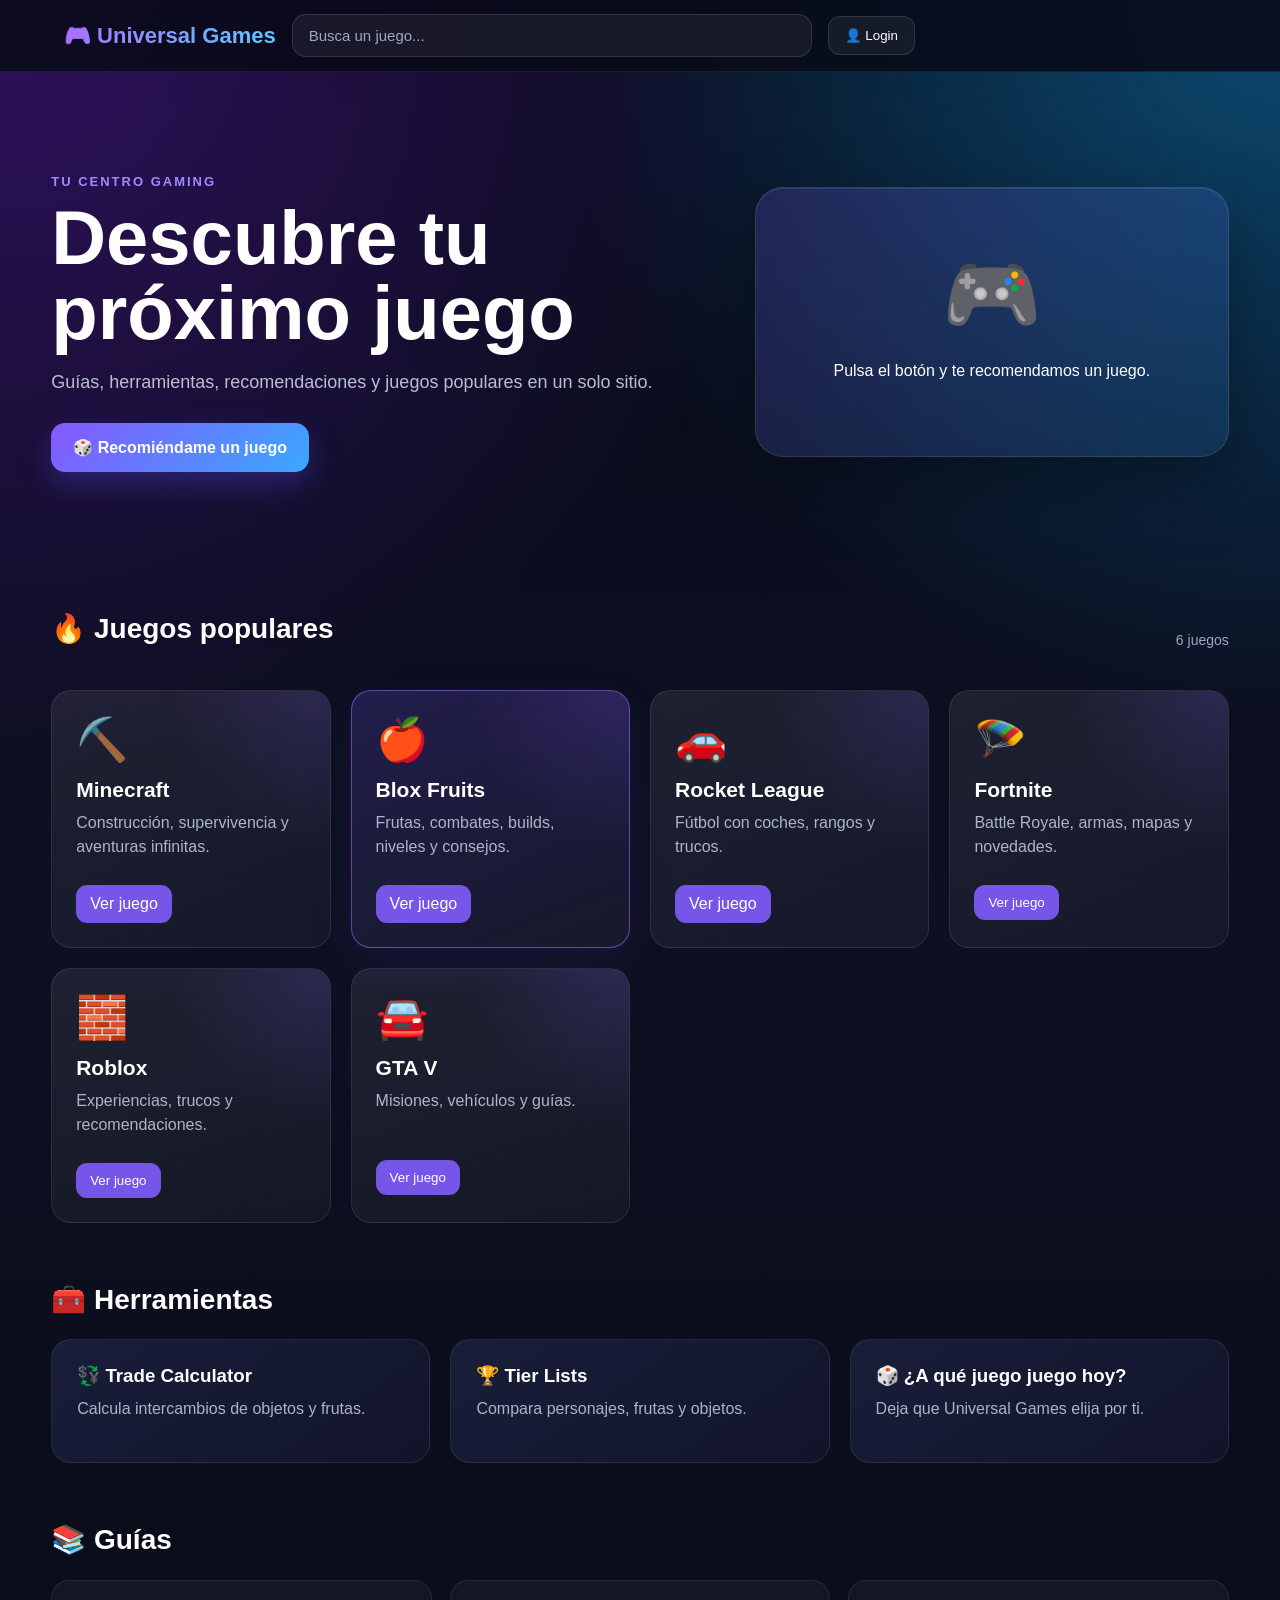
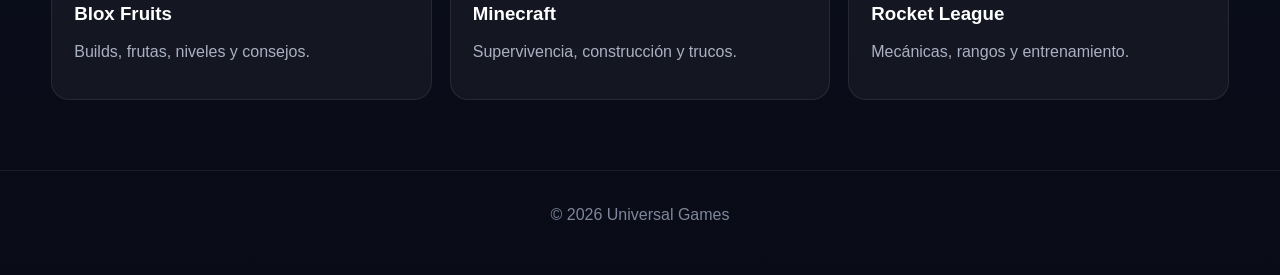
<file: index.html>
<!DOCTYPE html>
<html lang="es">
<head>
  <meta charset="UTF-8">

  <meta
    name="viewport"
    content="width=device-width, initial-scale=1.0"
  >

  <title>Universal Games</title>

  <meta
    name="description"
    content="Universal Games: recomendaciones, guías, herramientas y juegos populares como Minecraft, Blox Fruits, Rocket League, Fortnite, Roblox y GTA V."
  >

  <link rel="stylesheet" href="styles.css">
</head>

<body>

  <header class="topbar">
    <div class="logo">
      🎮 Universal Games
    </div>

    <input
      id="searchInput"
      class="search"
      type="text"
      placeholder="Busca un juego..."
    >

    <button class="login-btn">
      👤 Login
    </button>
  </header>


  <main>

    <section class="hero">

      <div>
        <p class="eyebrow">
          TU CENTRO GAMING
        </p>

        <h1>
          Descubre tu próximo juego
        </h1>

        <p class="subtitle">
          Guías, herramientas, recomendaciones
          y juegos populares en un solo sitio.
        </p>

        <button
          id="recommendBtn"
          class="primary-btn"
        >
          🎲 Recomiéndame un juego
        </button>
      </div>

      <div class="hero-card">
        <div class="controller">
          🎮
        </div>

        <p id="recommendationText">
          Pulsa el botón y te recomendamos un juego.
        </p>
      </div>

    </section>


    <section>

      <div class="section-title-row">
        <h2>
          🔥 Juegos populares
        </h2>

        <span id="resultCount">
          6 juegos
        </span>
      </div>


      <div class="games-grid">

        <article
          class="game-card"
          data-name="Minecraft"
        >
          <div class="game-icon">
            ⛏️
          </div>

          <h3>
            Minecraft
          </h3>

          <p>
            Construcción, supervivencia
            y aventuras infinitas.
          </p>

          <a href="minecraft.html">Ver juego</a>
          
            
          
        </article>


        <article
          class="game-card"
          data-name="Blox Fruits"
        >
          <div class="game-icon">
            🍎
          </div>

          <h3>
            Blox Fruits
          </h3>

          <p>
            Frutas, combates, builds,
            niveles y consejos.
          </p>

          <a href="blox-fruits.html">
          Ver juego
          </a>
        </article>


        <article
          class="game-card"
          data-name="Rocket League"
        >
          <div class="game-icon">
            🚗
          </div>

          <h3>
            Rocket League
          </h3>

          <p>
            Fútbol con coches,
            rangos y trucos.
          </p>

          <a href="rocket-league.html">Ver juego</a>
        </article>


        <article
          class="game-card"
          data-name="Fortnite"
        >
          <div class="game-icon">
            🪂
          </div>

          <h3>
            Fortnite
          </h3>

          <p>
            Battle Royale,
            armas, mapas y novedades.
          </p>

          <button
            onclick="showGame('Fortnite')"
          >
            Ver juego
          </button>
        </article>


        <article
          class="game-card"
          data-name="Roblox"
        >
          <div class="game-icon">
            🧱
          </div>

          <h3>
            Roblox
          </h3>

          <p>
            Experiencias,
            trucos y recomendaciones.
          </p>

          <button
            onclick="showGame('Roblox')"
          >
            Ver juego
          </button>
        </article>


        <article
          class="game-card"
          data-name="GTA V"
        >
          <div class="game-icon">
            🚘
          </div>

          <h3>
            GTA V
          </h3>

          <p>
            Misiones,
            vehículos y guías.
          </p>

          <button
            onclick="showGame('GTA V')"
          >
            Ver juego
          </button>
        </article>

      </div>

    </section>


    <section class="tools-section">

      <h2>
        🧰 Herramientas
      </h2>

      <div class="tools-grid">

        <div
          class="tool-card"
          onclick="showTool('Trade Calculator')"
        >
          <h3>
            💱 Trade Calculator
          </h3>

          <p>
            Calcula intercambios
            de objetos y frutas.
          </p>
        </div>


        <div
          class="tool-card"
          onclick="showTool('Tier Lists')"
        >
          <h3>
            🏆 Tier Lists
          </h3>

          <p>
            Compara personajes,
            frutas y objetos.
          </p>
        </div>


        <div
          class="tool-card"
          onclick="randomGame()"
        >
          <h3>
            🎲 ¿A qué juego juego hoy?
          </h3>

          <p>
            Deja que Universal Games
            elija por ti.
          </p>
        </div>

      </div>

    </section>


    <section class="guides-section">

      <h2>
        📚 Guías
      </h2>

      <div class="guides-grid">

        <div class="guide-card">
          <h3>
            Blox Fruits
          </h3>

          <p>
            Builds, frutas,
            niveles y consejos.
          </p>
        </div>


        <div class="guide-card">
          <h3>
            Minecraft
          </h3>

          <p>
            Supervivencia,
            construcción y trucos.
          </p>
        </div>


        <div class="guide-card">
          <h3>
            Rocket League
          </h3>

          <p>
            Mecánicas,
            rangos y entrenamiento.
          </p>
        </div>

      </div>

    </section>

  </main>


  <footer>
    <p>
      © 2026 Universal Games
    </p>
  </footer>


  <script>
    document.addEventListener("DOMContentLoaded", function () {

      const searchInput =
        document.getElementById("searchInput");

      const cards =
        document.querySelectorAll(".game-card");

      const resultCount =
        document.getElementById("resultCount");

      const recommendBtn =
        document.getElementById("recommendBtn");

      const recommendationText =
        document.getElementById("recommendationText");


      const games = [
        "Minecraft",
        "Blox Fruits",
        "Rocket League",
        "Fortnite",
        "Roblox",
        "GTA V"
      ];


      function updateCount() {

        let visible = 0;

        cards.forEach(function (card) {

          if (card.style.display !== "none") {
            visible++;
          }

        });

        resultCount.textContent =
          visible + " juegos";
      }


      searchInput.addEventListener(
        "input",
        function () {

          const query =
            searchInput.value
              .trim()
              .toLowerCase();

          cards.forEach(function (card) {

            const name =
              card.dataset.name
                .toLowerCase();

            if (name.includes(query)) {

              card.style.display = "";

            } else {

              card.style.display = "none";

            }

          });

          updateCount();

        }
      );


      recommendBtn.addEventListener(
        "click",
        function () {

          const randomGame =
            games[
              Math.floor(
                Math.random() * games.length
              )
            ];

          recommendationText.textContent =
            "🎮 Hoy te recomiendo jugar a: "
            + randomGame;

        }
      );


      updateCount();

    });


    function showGame(name) {

      alert(
        "🎮 Próximamente tendremos una página completa de "
        + name
      );

    }


    function showTool(name) {

      alert(
        "🧰 La herramienta "
        + name
        + " estará disponible próximamente."
      );

    }


    function randomGame() {

      const games = [
        "Minecraft",
        "Blox Fruits",
        "Rocket League",
        "Fortnite",
        "Roblox",
        "GTA V"
      ];

      const game =
        games[
          Math.floor(
            Math.random() * games.length
          )
        ];

      alert(
        "🎲 Hoy podrías jugar a: "
        + game
      );

    }
  </script>

</body>
</html>
</file>
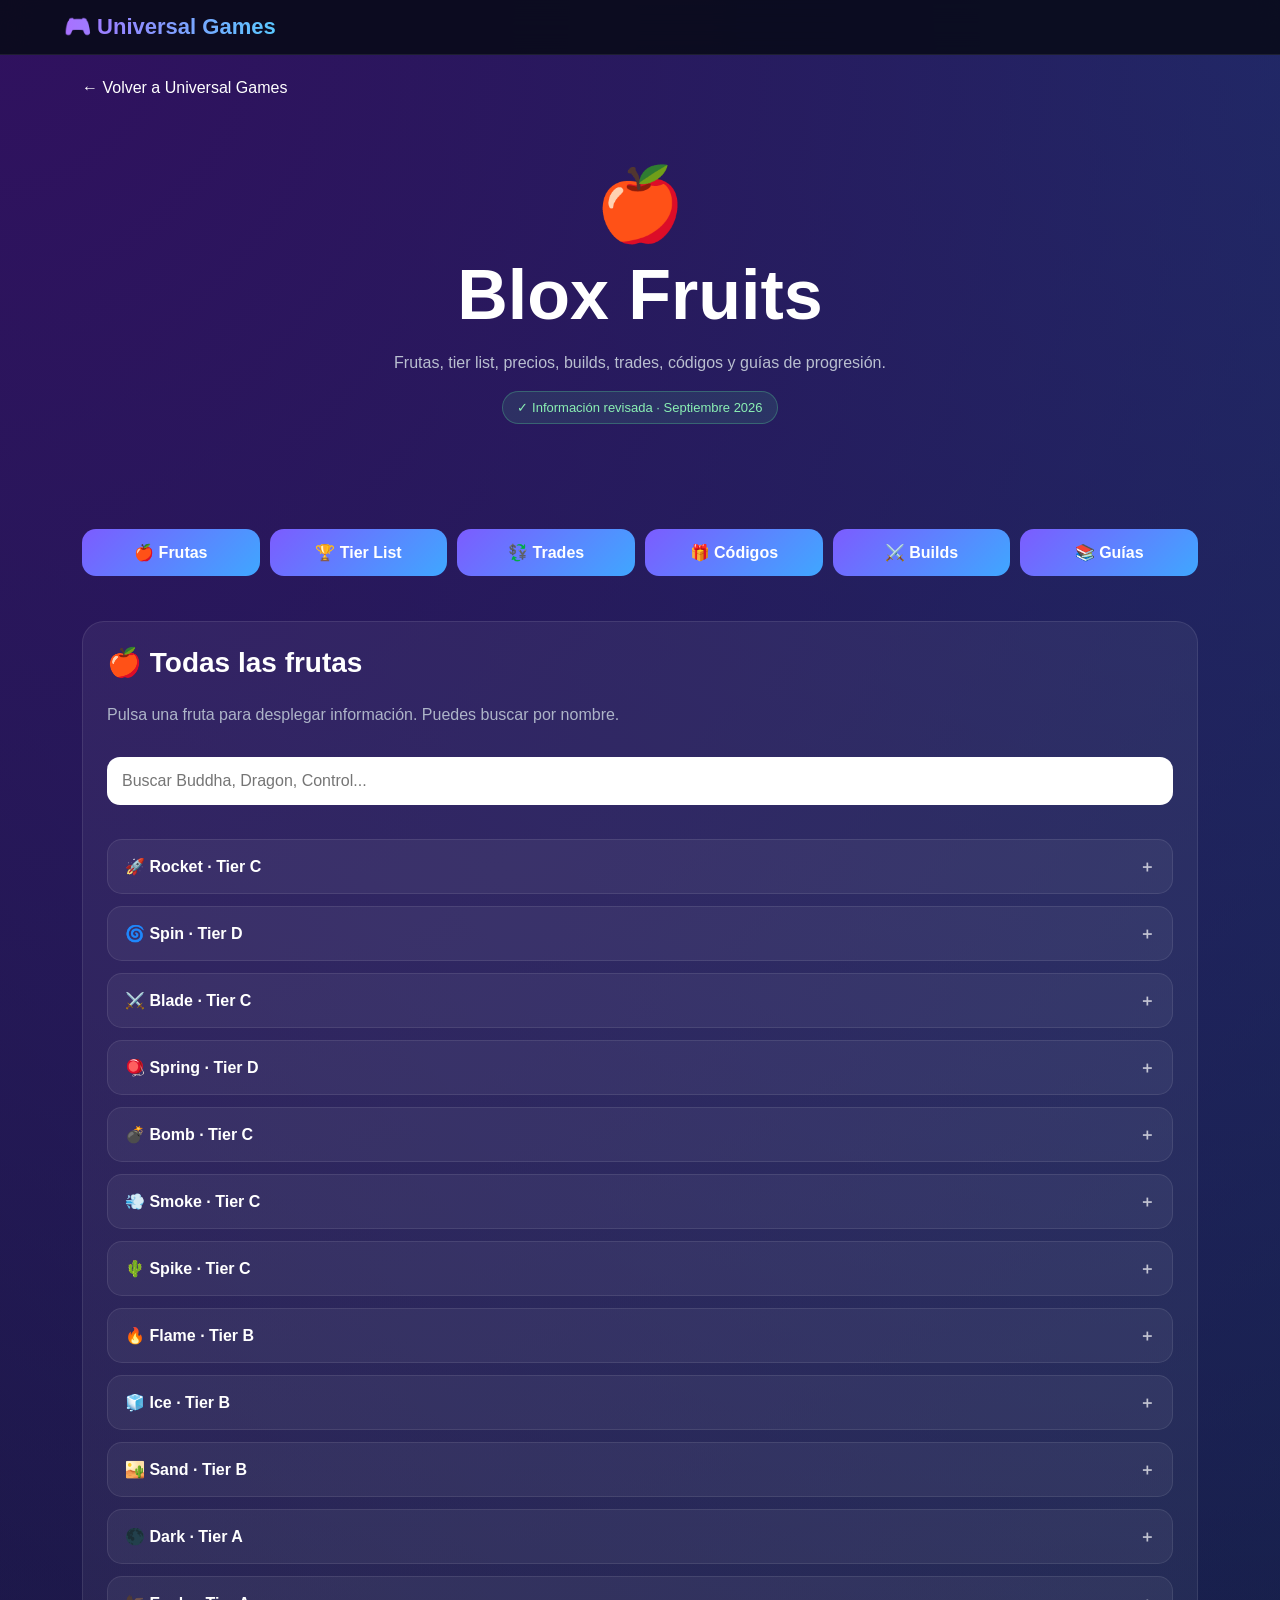
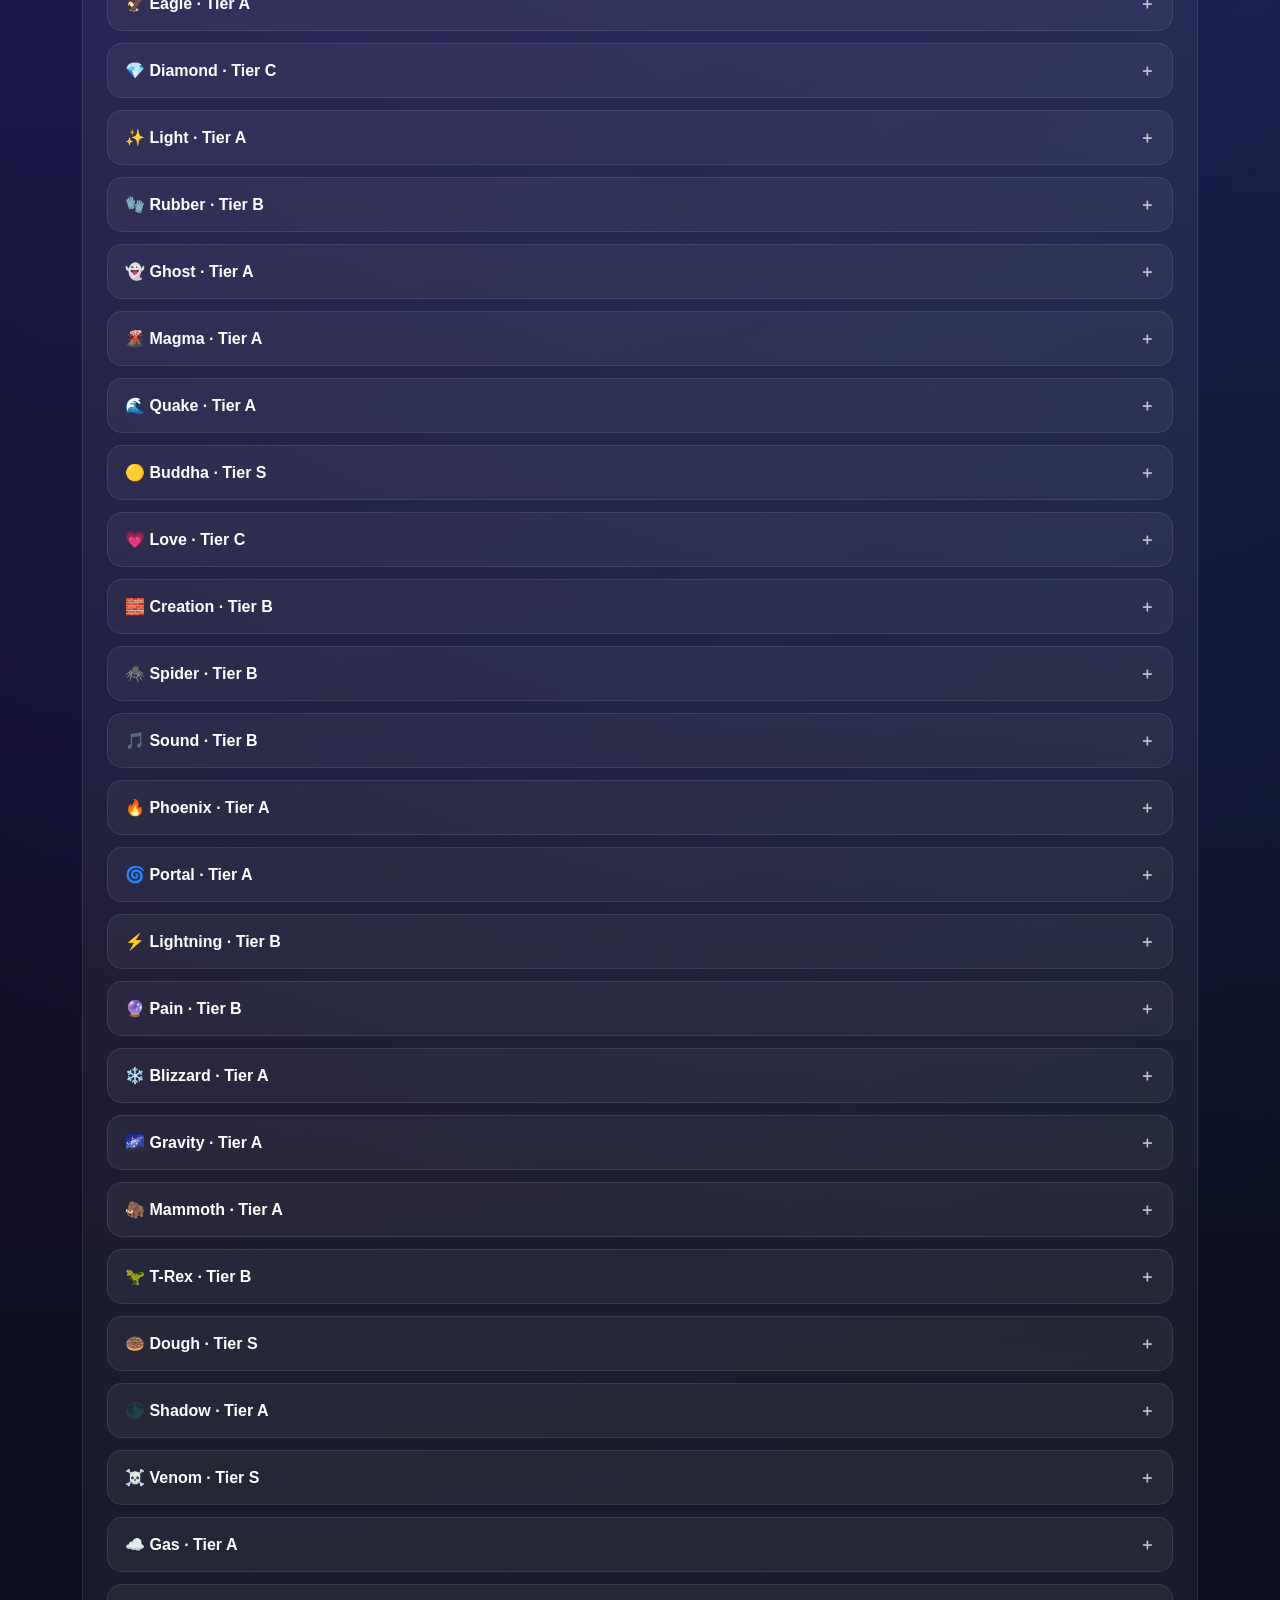
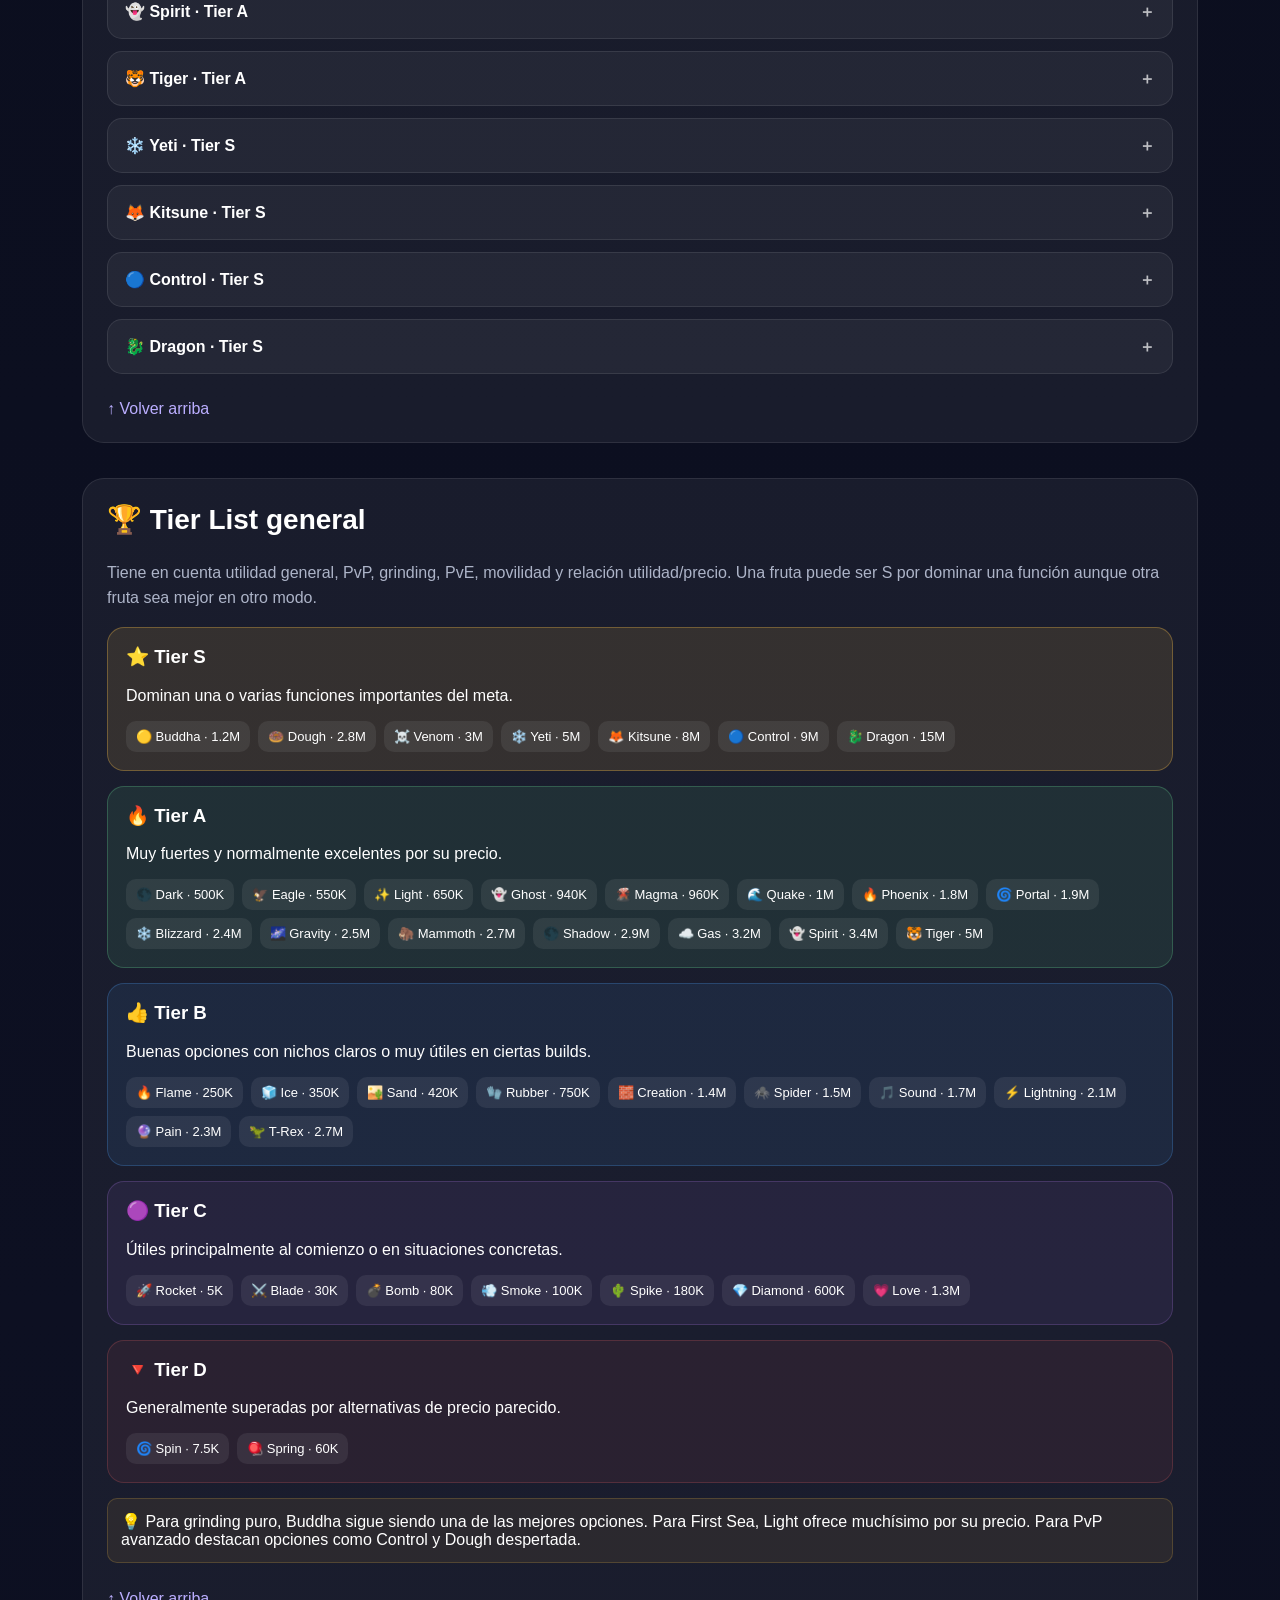
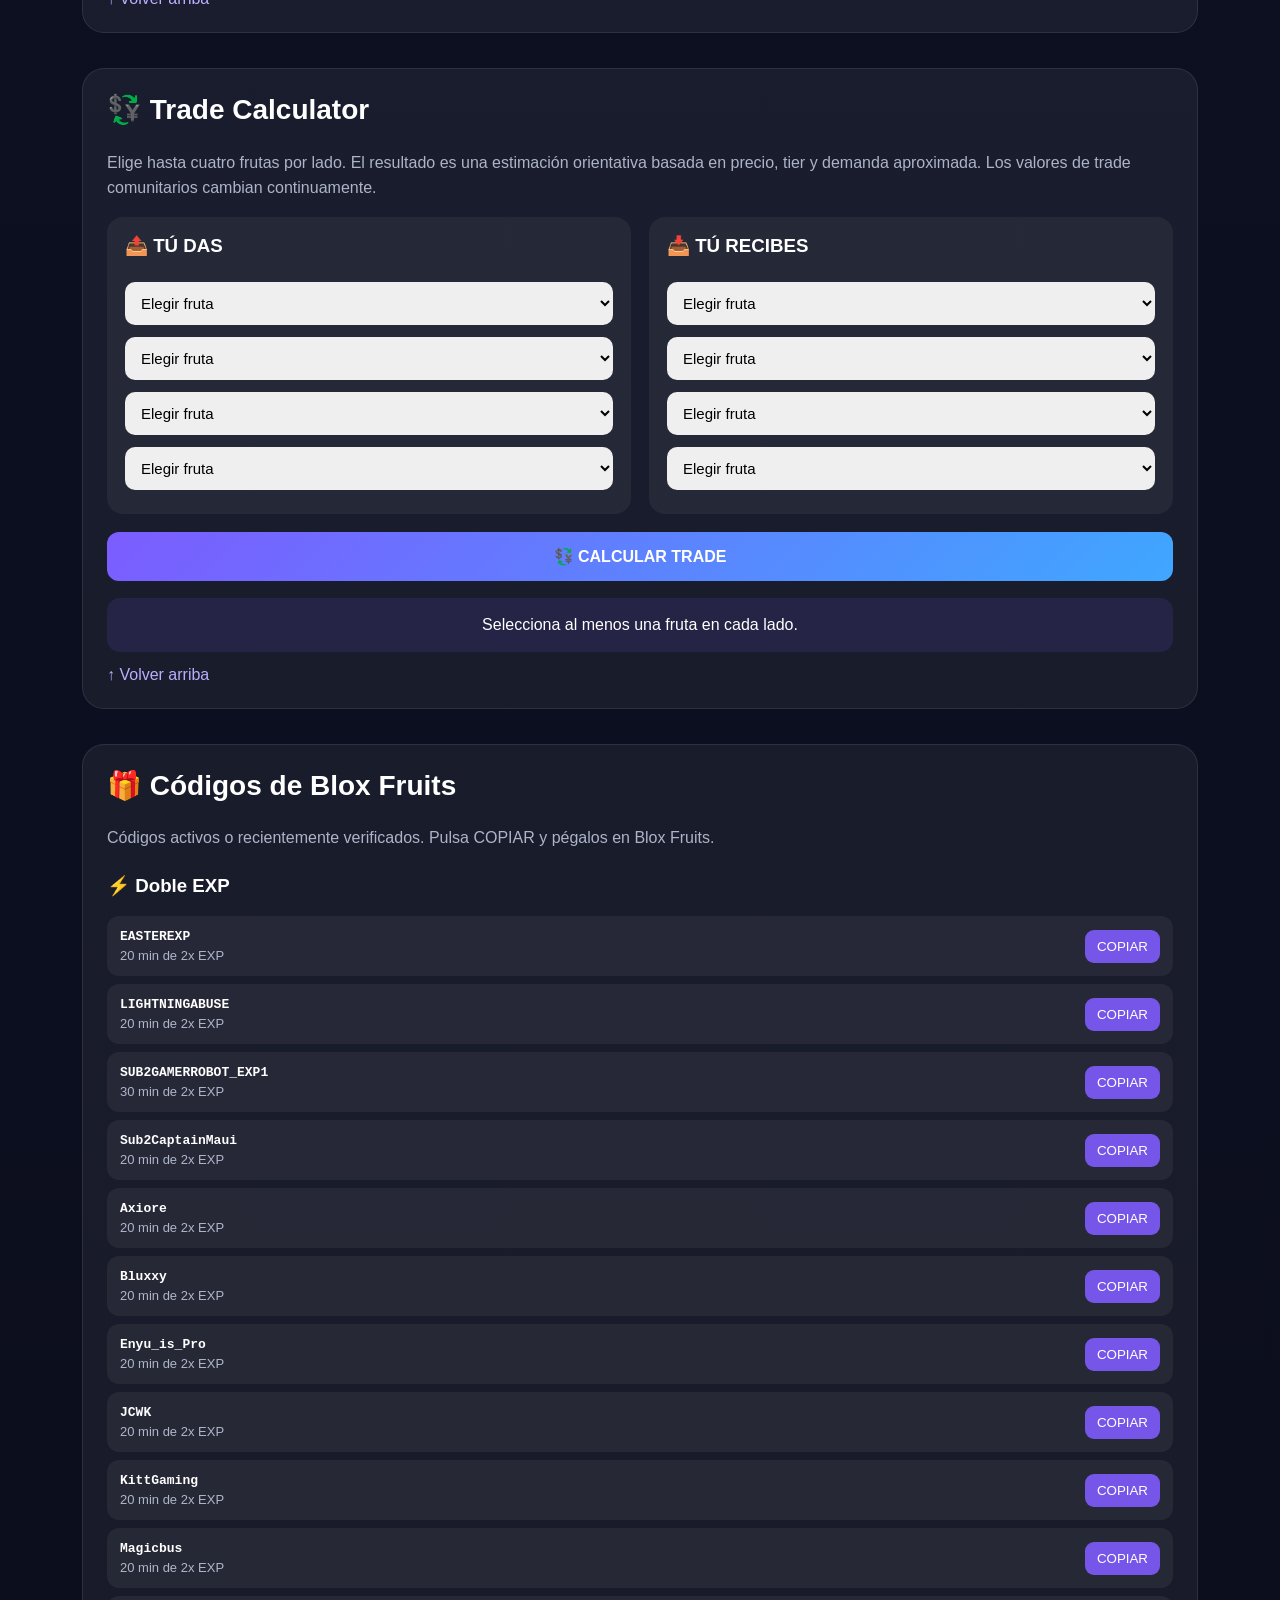
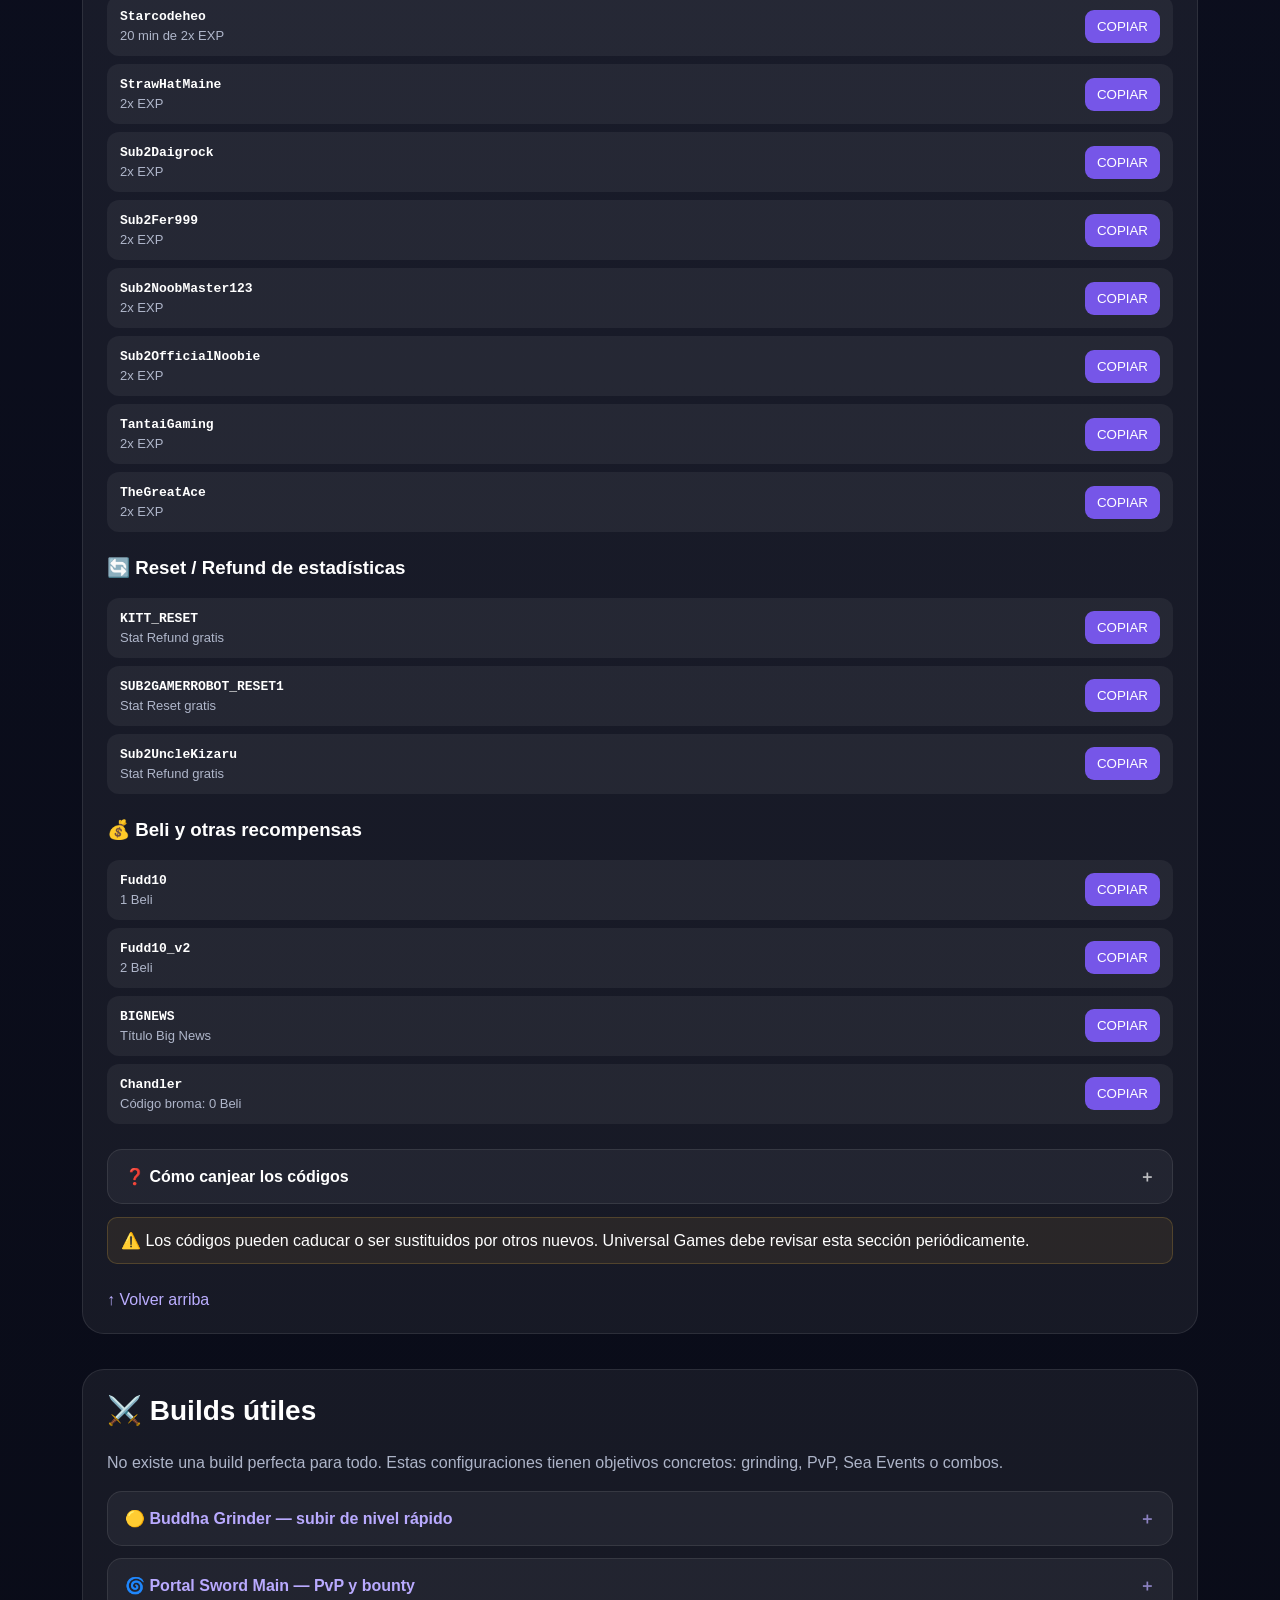
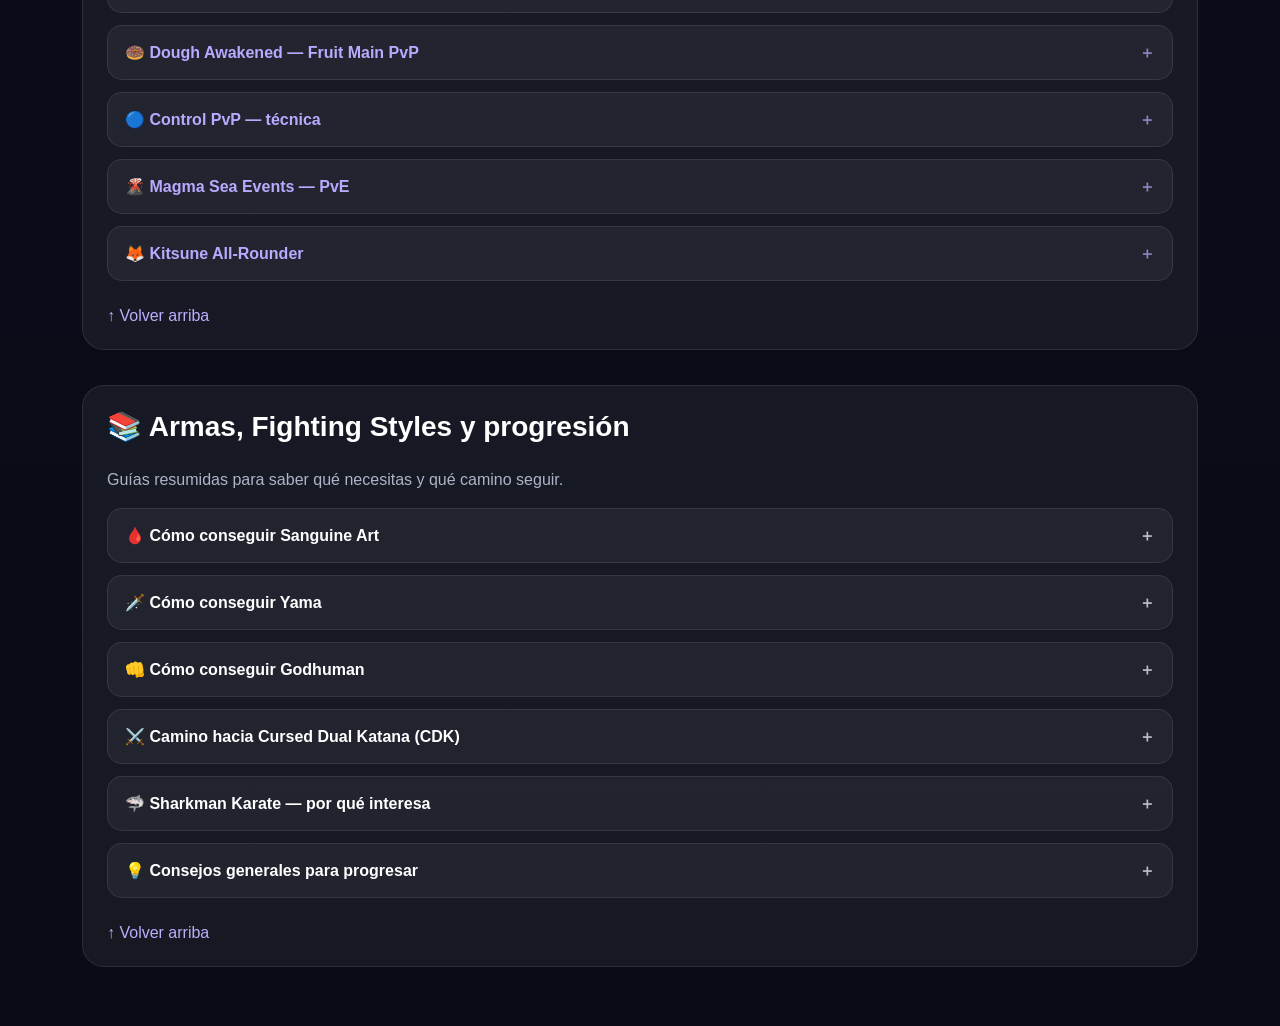
<file: blox-fruits.html>
<!DOCTYPE html>
<html lang="es">

<head>
<meta charset="UTF-8">
<meta name="viewport" content="width=device-width, initial-scale=1.0">

<title>Blox Fruits Guía 2026: Frutas, Tier List, Trades, Códigos y Builds | Universal Games</title>

<meta name="description"
content="Guía completa de Blox Fruits 2026: frutas, tier list, precios, trade calculator, códigos activos, builds, Yama, Sanguine Art, Godhuman y consejos.">

<link rel="stylesheet" href="styles.css">

<style>

html{
  scroll-behavior:smooth;
}

body{
  margin:0;
}

.bf-container{
  max-width:1150px;
  margin:auto;
  padding:24px 17px;
}

.back{
  display:inline-block;
  margin-bottom:20px;
  color:white;
  text-decoration:none;
}

.hero-bf{
  text-align:center;
  padding:45px 15px;
}

.hero-bf h1{
  font-size:clamp(42px,8vw,70px);
  margin:8px 0;
}

.hero-bf p{
  max-width:700px;
  margin:15px auto;
  color:#b9bfd0;
  line-height:1.6;
}

.updated{
  display:inline-block;
  padding:8px 14px;
  border-radius:30px;
  background:rgba(86,218,150,.12);
  border:1px solid rgba(86,218,150,.3);
  color:#8af0b4;
  font-size:13px;
}

.menu-grid{
  display:grid;
  grid-template-columns:repeat(auto-fit,minmax(130px,1fr));
  gap:10px;
  margin:25px 0 45px;
}

.menu-btn{
  padding:14px 10px;
  border-radius:14px;
  text-align:center;
  text-decoration:none;
  color:white;
  font-weight:bold;
  background:linear-gradient(135deg,#7c5cff,#3fa7ff);
}

.box{
  margin:35px 0;
  padding:24px;
  border-radius:22px;
  background:rgba(255,255,255,.055);
  border:1px solid rgba(255,255,255,.09);
}

.box h2{
  font-size:28px;
  margin-top:0;
}

.subtext{
  color:#adb4c8;
  line-height:1.6;
}

.search-box{
  width:100%;
  padding:15px;
  border:none;
  border-radius:13px;
  margin:14px 0 22px;
  font-size:16px;
  box-sizing:border-box;
}

details{
  margin:12px 0;
  border-radius:15px;
  overflow:hidden;
  border:1px solid rgba(255,255,255,.09);
  background:rgba(255,255,255,.05);
}

details[open]{
  border-color:rgba(139,104,255,.4);
  background:rgba(124,92,255,.10);
}

summary{
  cursor:pointer;
  padding:17px;
  font-weight:bold;
  list-style:none;
}

summary::-webkit-details-marker{
  display:none;
}

summary::after{
  content:"＋";
  float:right;
  opacity:.7;
}

details[open] summary::after{
  content:"−";
}

.details-content{
  padding:0 17px 19px;
  line-height:1.65;
  color:#d3d7e2;
}

.info-grid{
  display:grid;
  grid-template-columns:repeat(auto-fit,minmax(125px,1fr));
  gap:9px;
  margin:14px 0;
}

.info-pill{
  padding:11px;
  border-radius:11px;
  background:rgba(255,255,255,.065);
  font-size:14px;
}

.good{
  color:#78eea0;
  font-weight:bold;
}

.bad{
  color:#ff9898;
  font-weight:bold;
}

.tip{
  margin-top:15px;
  padding:13px;
  border-radius:10px;
  border-left:4px solid #8966ff;
  background:rgba(137,102,255,.08);
}

.tier-box{
  margin:15px 0;
  padding:18px;
  border-radius:17px;
}

.tier-S{
  background:rgba(255,194,73,.12);
  border:1px solid rgba(255,194,73,.30);
}

.tier-A{
  background:rgba(109,235,154,.09);
  border:1px solid rgba(109,235,154,.24);
}

.tier-B{
  background:rgba(80,169,255,.09);
  border:1px solid rgba(80,169,255,.24);
}

.tier-C{
  background:rgba(190,130,255,.08);
  border:1px solid rgba(190,130,255,.20);
}

.tier-D{
  background:rgba(255,100,100,.07);
  border:1px solid rgba(255,100,100,.20);
}

.tier-fruits{
  display:flex;
  flex-wrap:wrap;
  gap:8px;
  margin-top:12px;
}

.tier-fruit{
  padding:8px 10px;
  border-radius:10px;
  background:rgba(255,255,255,.07);
  font-size:13px;
}

.trade-grid{
  display:grid;
  grid-template-columns:repeat(auto-fit,minmax(240px,1fr));
  gap:18px;
}

.trade-side{
  padding:18px;
  border-radius:16px;
  background:rgba(255,255,255,.05);
}

.trade-select{
  width:100%;
  margin:6px 0;
  padding:12px;
  border:0;
  border-radius:10px;
  font-size:15px;
}

.main-button{
  width:100%;
  margin-top:18px;
  padding:15px;
  border:none;
  border-radius:12px;
  cursor:pointer;
  color:white;
  font-size:16px;
  font-weight:bold;
  background:linear-gradient(135deg,#7c5cff,#3fa7ff);
}

.trade-result{
  margin-top:17px;
  padding:18px;
  border-radius:13px;
  background:rgba(124,92,255,.12);
  text-align:center;
}

.code-group{
  margin:25px 0;
}

.code-card{
  display:flex;
  align-items:center;
  justify-content:space-between;
  gap:10px;
  padding:13px;
  margin:8px 0;
  border-radius:12px;
  background:rgba(255,255,255,.055);
}

.code-left{
  min-width:0;
}

.code-name{
  font-family:monospace;
  font-weight:bold;
  word-break:break-all;
}

.reward{
  font-size:13px;
  color:#afb6ca;
  margin-top:4px;
}

.copy-btn{
  flex:none;
  padding:9px 12px;
  border:0;
  border-radius:9px;
  color:white;
  background:#7656e8;
  cursor:pointer;
}

.build-title{
  color:#b9aaff;
}

.steps{
  padding-left:20px;
}

.steps li{
  margin:8px 0;
}

.warning{
  padding:13px;
  border-radius:10px;
  background:rgba(255,194,73,.08);
  border:1px solid rgba(255,194,73,.19);
  margin:13px 0;
}

.top{
  display:inline-block;
  margin-top:14px;
  color:#bbaeff;
  text-decoration:none;
}

@media(max-width:520px){

  .box{
    padding:18px 14px;
  }

  .hero-bf{
    padding:30px 8px;
  }

  .menu-grid{
    grid-template-columns:repeat(2,1fr);
  }

  .code-card{
    align-items:flex-start;
  }

}

</style>
</head>

<body>

<header class="topbar" id="top">
  <div class="logo">🎮 Universal Games</div>
</header>

<main class="bf-container">

<a class="back" href="index.html">
  ← Volver a Universal Games
</a>

<section class="hero-bf">

  <div style="font-size:72px">🍎</div>

  <h1>Blox Fruits</h1>

  <p>
    Frutas, tier list, precios, builds, trades,
    códigos y guías de progresión.
  </p>

  <span class="updated">
    ✓ Información revisada · Septiembre 2026
  </span>

</section>

<nav class="menu-grid">

<a class="menu-btn" href="#frutas">🍎 Frutas</a>
<a class="menu-btn" href="#tier">🏆 Tier List</a>
<a class="menu-btn" href="#trades">💱 Trades</a>
<a class="menu-btn" href="#codigos">🎁 Códigos</a>
<a class="menu-btn" href="#builds">⚔️ Builds</a>
<a class="menu-btn" href="#guias">📚 Guías</a>

</nav>

<section class="box" id="frutas">

<h2>🍎 Todas las frutas</h2>

<p class="subtext">
Pulsa una fruta para desplegar información.
Puedes buscar por nombre.
</p>

<input
  id="fruitSearch"
  class="search-box"
  type="text"
  placeholder="Buscar Buddha, Dragon, Control..."
>

<div id="fruitList"></div>

<a class="top" href="#top">↑ Volver arriba</a>

</section>

<section class="box" id="tier">

<h2>🏆 Tier List general</h2>

<p class="subtext">
Tiene en cuenta utilidad general, PvP, grinding,
PvE, movilidad y relación utilidad/precio.
Una fruta puede ser S por dominar una función
aunque otra fruta sea mejor en otro modo.
</p>

<div id="tierList"></div>

<div class="warning">
💡 Para grinding puro, Buddha sigue siendo una de las mejores opciones.
Para First Sea, Light ofrece muchísimo por su precio.
Para PvP avanzado destacan opciones como Control y Dough despertada.
</div>

<a class="top" href="#top">↑ Volver arriba</a>

</section>

<section class="box" id="trades">

<h2>💱 Trade Calculator</h2>

<p class="subtext">
Elige hasta cuatro frutas por lado.
El resultado es una estimación orientativa basada
en precio, tier y demanda aproximada.
Los valores de trade comunitarios cambian continuamente.
</p>

<div class="trade-grid">

<div class="trade-side">

<h3>📤 TÚ DAS</h3>

<select class="trade-select give"></select>
<select class="trade-select give"></select>
<select class="trade-select give"></select>
<select class="trade-select give"></select>

</div>

<div class="trade-side">

<h3>📥 TÚ RECIBES</h3>

<select class="trade-select receive"></select>
<select class="trade-select receive"></select>
<select class="trade-select receive"></select>
<select class="trade-select receive"></select>

</div>

</div>

<button
  class="main-button"
  onclick="calculateTrade()"
>
💱 CALCULAR TRADE
</button>

<div
  id="tradeResult"
  class="trade-result"
>
Selecciona al menos una fruta en cada lado.
</div>

<a class="top" href="#top">↑ Volver arriba</a>

</section>

<section class="box" id="codigos">

<h2>🎁 Códigos de Blox Fruits</h2>

<p class="subtext">
Códigos activos o recientemente verificados.
Pulsa COPIAR y pégalos en Blox Fruits.
</p>

<div class="code-group">

<h3>⚡ Doble EXP</h3>

<div id="xpCodes"></div>

</div>

<div class="code-group">

<h3>🔄 Reset / Refund de estadísticas</h3>

<div id="resetCodes"></div>

</div>

<div class="code-group">

<h3>💰 Beli y otras recompensas</h3>

<div id="otherCodes"></div>

</div>

<details>

<summary>
❓ Cómo canjear los códigos
</summary>

<div class="details-content">

<ol class="steps">

<li>Abre Blox Fruits en Roblox.</li>

<li>
Abre el menú para introducir códigos
de recompensa.
</li>

<li>
Copia exactamente uno de los códigos
de Universal Games.
</li>

<li>Pégalo y pulsa Redeem.</li>

</ol>

<div class="tip">
💡 Los códigos de 2x EXP acumulan duración,
pero no convierten el multiplicador en 4x.
</div>

</div>

</details>

<div class="warning">
⚠️ Los códigos pueden caducar o ser sustituidos por otros nuevos.
Universal Games debe revisar esta sección periódicamente.
</div>

<a class="top" href="#top">↑ Volver arriba</a>

</section>

<section class="box" id="builds">

<h2>⚔️ Builds útiles</h2>

<p class="subtext">
No existe una build perfecta para todo.
Estas configuraciones tienen objetivos concretos:
grinding, PvP, Sea Events o combos.
</p>

<div id="buildList"></div>

<a class="top" href="#top">↑ Volver arriba</a>

</section>

<section class="box" id="guias">

<h2>📚 Armas, Fighting Styles y progresión</h2>

<p class="subtext">
Guías resumidas para saber qué necesitas
y qué camino seguir.
</p>

<div id="guideList"></div>

<details>

<summary>
💡 Consejos generales para progresar
</summary>

<div class="details-content">

<ul class="steps">

<li>
No cambies constantemente de fruta mientras
estás subiendo de nivel.
Una fruta buena para grinding puede ahorrarte
muchísimas horas.
</li>

<li>
Si usas Buddha para grinding,
prioriza un Fighting Style o espada
con buenos M1.
</li>

<li>
Guarda Fragments.
Los necesitarás para awakenings,
estilos y contenido avanzado.
</li>

<li>
Antes de cambiar tus stats,
aprovecha uno de los códigos gratuitos
de Stat Refund si todavía no lo has usado.
</li>

<li>
En Third Sea empieza a completar Elite Hunter
aunque todavía no quieras Yama:
el progreso te servirá después.
</li>

<li>
Para PvP, aprende primero un combo fiable.
Una build cara que no sabes utilizar suele ser
peor que una build sencilla que dominas.
</li>

</ul>

</div>

</details>

<a class="top" href="#top">↑ Volver arriba</a>

</section>

</main>

<script>

/* =========================================
   DATOS DE LAS 41 FRUTAS
========================================= */

const fruits = [

{
name:"Rocket",
emoji:"🚀",
tier:"C",
rarity:"Common",
type:"Natural",
price:5000,
best:"Primeros niveles",
desc:"Una fruta extremadamente barata para comenzar. Permite aprender cómo funcionan las habilidades de fruta, pero conviene sustituirla cuando tengas acceso a opciones mejores."
},

{
name:"Spin",
emoji:"🌀",
tier:"D",
rarity:"Common",
type:"Natural",
price:7500,
best:"Inicio",
desc:"Muy barata, pero queda superada rápidamente por otras frutas. Úsala solamente si todavía no tienes una alternativa mejor."
},

{
name:"Blade",
emoji:"⚔️",
tier:"C",
rarity:"Common",
type:"Natural",
price:30000,
best:"Grinding inicial",
desc:"Una de las opciones Common más interesantes. Sus ataques y alcance pueden resultar útiles durante las primeras fases del First Sea."
},

{
name:"Spring",
emoji:"🪀",
tier:"D",
rarity:"Common",
type:"Natural",
price:60000,
best:"Movilidad inicial",
desc:"Tiene herramientas de movilidad divertidas, pero su utilidad general y rendimiento quedan por debajo de frutas de precio parecido."
},

{
name:"Bomb",
emoji:"💣",
tier:"C",
rarity:"Common",
type:"Natural",
price:80000,
best:"AoE inicial",
desc:"Sus explosiones permiten golpear grupos de enemigos. Puede servir al comenzar, aunque pierde valor al avanzar."
},

{
name:"Smoke",
emoji:"💨",
tier:"C",
rarity:"Common",
type:"Elemental",
price:100000,
best:"First Sea",
desc:"El efecto Elemental y su facilidad de uso la convierten en una opción económica bastante cómoda durante el inicio del juego."
},

{
name:"Spike",
emoji:"🌵",
tier:"C",
rarity:"Common",
type:"Natural",
price:180000,
best:"Primeros niveles",
desc:"Tiene requisitos de mastery accesibles y ataques contra varios objetivos, pero no destaca en el contenido avanzado."
},

{
name:"Flame",
emoji:"🔥",
tier:"B",
rarity:"Uncommon",
type:"Elemental",
price:250000,
best:"Budget / Awakening",
desc:"Muy buena relación calidad-precio. Despertada gana hitboxes amplias y puede funcionar bien en bosses, raids y Sea Events."
},

{
name:"Ice",
emoji:"🧊",
tier:"B",
rarity:"Uncommon",
type:"Elemental",
price:350000,
best:"PvP y stun",
desc:"Destaca por sus stuns fáciles de conectar. Es una opción excelente para aprender combos con espada o Fighting Style sin gastar millones."
},

{
name:"Sand",
emoji:"🏜️",
tier:"B",
rarity:"Uncommon",
type:"Elemental",
price:420000,
best:"PvP terrestre",
desc:"Fruta Elemental sólida con awakening. Puede controlar bien zonas y rivales, aunque tiene desventajas específicas frente al agua."
},

{
name:"Dark",
emoji:"🌑",
tier:"A",
rarity:"Uncommon",
type:"Elemental",
price:500000,
best:"Combos PvP",
desc:"Por su precio ofrece muchísimo potencial. Despertada dispone de stuns y herramientas excelentes para iniciar combos, especialmente en manos de jugadores habilidosos."
},

{
name:"Eagle",
emoji:"🦅",
tier:"A",
rarity:"Uncommon",
type:"Beast",
price:550000,
best:"Raids / movilidad",
desc:"Anteriormente conocida como Falcon. Su versión actual ofrece vuelo, stuns y herramientas útiles tanto para PvP como para contenido PvE."
},

{
name:"Diamond",
emoji:"💎",
tier:"C",
rarity:"Uncommon",
type:"Natural",
price:600000,
best:"Resistencia",
desc:"Puede proporcionar un estilo resistente y funcionar contra bosses, aunque la falta de una gran herramienta de desplazamiento limita su progresión."
},

{
name:"Light",
emoji:"✨",
tier:"A",
rarity:"Rare",
type:"Elemental",
price:650000,
best:"First Sea grinding",
desc:"Una de las mejores compras para First Sea. Combina movilidad extraordinaria, inmunidad Elemental en situaciones adecuadas y ataques cómodos para avanzar rápidamente."
},

{
name:"Rubber",
emoji:"🧤",
tier:"B",
rarity:"Rare",
type:"Natural",
price:750000,
best:"M1 / PvP",
desc:"Ofrece ataques de buen alcance y un estilo peculiar. Puede ser viable en PvP, especialmente si aprendes a explotar correctamente su transformación."
},

{
name:"Ghost",
emoji:"👻",
tier:"A",
rarity:"Rare",
type:"Natural",
price:940000,
best:"PvP / supervivencia",
desc:"Anteriormente Revive. Tiene movilidad, stuns y una pasiva de resurrección muy particular. Los cambios recientes mejoraron notablemente su kit."
},

{
name:"Magma",
emoji:"🌋",
tier:"A",
rarity:"Rare",
type:"Elemental",
price:960000,
best:"Sea Events",
desc:"Despertada es extraordinaria para Sea Beasts, Leviathan y otros objetivos grandes. Su daño sostenido y áreas de magma la hacen excelente para PvE."
},

{
name:"Quake",
emoji:"🌊",
tier:"A",
rarity:"Legendary",
type:"Natural",
price:1000000,
best:"AoE / raids",
desc:"Tiene grandes áreas de impacto y ataques capaces de presionar grupos. Sus mejoras recientes aumentaron mucho el daño de varias habilidades despertadas."
},

{
name:"Buddha",
emoji:"🟡",
tier:"S",
rarity:"Legendary",
type:"Beast",
price:1200000,
best:"Grinding / raids",
desc:"Una referencia para grinding. Su transformación facilita golpear enemigos con M1 a gran alcance, especialmente combinada con Fighting Styles o espadas. Excelente para progresar por Second y Third Sea."
},

{
name:"Love",
emoji:"💗",
tier:"C",
rarity:"Legendary",
type:"Natural",
price:1300000,
best:"Diversión / utilidad",
desc:"Tiene mecánicas peculiares, invocación y movilidad, pero por su precio existen alternativas más competitivas para la mayoría de objetivos."
},

{
name:"Creation",
emoji:"🧱",
tier:"B",
rarity:"Legendary",
type:"Natural",
price:1400000,
best:"Control / soporte",
desc:"Anteriormente Barrier. Sus grandes hitboxes y capacidad para controlar espacios pueden resultar útiles en PvP y como apoyo durante raids."
},

{
name:"Spider",
emoji:"🕷️",
tier:"B",
rarity:"Legendary",
type:"Natural",
price:1500000,
best:"PvP",
desc:"Fruta centrada principalmente en PvP. Sus movimientos requieren precisión, pero las mejoras recientes hicieron que varias habilidades despertadas sean bastante más peligrosas."
},

{
name:"Sound",
emoji:"🎵",
tier:"B",
rarity:"Legendary",
type:"Natural",
price:1700000,
best:"Todo terreno",
desc:"Dispone de ataques AoE en buena parte de su kit. Es una opción sólida para grinding, PvP y algunos Sea Events sin ser la mejor absoluta en una sola categoría."
},

{
name:"Phoenix",
emoji:"🔥",
tier:"A",
rarity:"Legendary",
type:"Beast",
price:1800000,
best:"Sustain / PvE",
desc:"Despertada combina curación, movilidad y combate. Es versátil tanto en PvE como en PvP, aunque puede exigir bastante energía."
},

{
name:"Portal",
emoji:"🌀",
tier:"A",
rarity:"Legendary",
type:"Natural",
price:1900000,
best:"Movilidad / Sword PvP",
desc:"Una de las mejores frutas de movilidad. Brilla especialmente como soporte para sword mains que quieren reposicionarse y comenzar combos."
},

{
name:"Lightning",
emoji:"⚡",
tier:"B",
rarity:"Legendary",
type:"Elemental",
price:2100000,
best:"Stun / movilidad",
desc:"Anteriormente Rumble. Ofrece movilidad muy rápida y stuns útiles. Funciona bien para jugadores que combinan fruta con espada o Fighting Style."
},

{
name:"Pain",
emoji:"🔮",
tier:"B",
rarity:"Legendary",
type:"Natural",
price:2300000,
best:"PvP técnico",
desc:"Anteriormente Paw. Puede ofrecer daño y control interesantes, pero exige saber administrar correctamente sus habilidades y su mecánica especial."
},

{
name:"Blizzard",
emoji:"❄️",
tier:"A",
rarity:"Legendary",
type:"Elemental",
price:2400000,
best:"All-round",
desc:"Muy versátil. Combina daño, stuns, control de área y grinding cómodo, por lo que puede servir en muchas actividades sin cambiar de fruta."
},

{
name:"Gravity",
emoji:"🌌",
tier:"A",
rarity:"Mythical",
type:"Natural",
price:2500000,
best:"AoE",
desc:"Sus grandes áreas y ataques cargables pueden controlar espacios enormes. Su awakening basado en materiales mejora todavía más sus posibilidades."
},

{
name:"Mammoth",
emoji:"🦣",
tier:"A",
rarity:"Mythical",
type:"Beast",
price:2700000,
best:"Tank / Sea Events",
desc:"Su transformación aporta resistencia y grandes hitboxes. Puede funcionar muy bien contra enemigos grandes y en combates donde necesitas aguantar daño."
},

{
name:"T-Rex",
emoji:"🦖",
tier:"B",
rarity:"Mythical",
type:"Beast",
price:2700000,
best:"PvP agresivo",
desc:"Su estilo agresivo y Prey Mark pueden incomodar a ciertos rivales. Es más interesante en combate que como fruta dedicada exclusivamente a grinding."
},

{
name:"Dough",
emoji:"🍩",
tier:"S",
rarity:"Mythical",
type:"Elemental",
price:2800000,
best:"PvP / combos",
desc:"Despertada sigue siendo una de las grandes frutas para combos gracias a sus stuns y capacidad para encadenar ataques. Sin despertar pierde gran parte de su atractivo."
},

{
name:"Shadow",
emoji:"🌑",
tier:"A",
rarity:"Mythical",
type:"Natural",
price:2900000,
best:"PvP",
desc:"Tiene auto-aim, movilidad y herramientas defensivas muy interesantes. Es más recomendable para jugadores avanzados debido a sus requisitos de mastery."
},

{
name:"Venom",
emoji:"☠️",
tier:"S",
rarity:"Mythical",
type:"Natural",
price:3000000,
best:"Daño continuo",
desc:"Excelente para ejercer presión gracias al veneno y daño con el tiempo. Su transformación la hace peligrosa contra grupos y jugadores."
},

{
name:"Gas",
emoji:"☁️",
tier:"A",
rarity:"Mythical",
type:"Elemental",
price:3200000,
best:"Tank / grinding",
desc:"Transformada puede absorber mucho castigo y controlar grupos. Su naturaleza Elemental también la convierte en una buena opción para grinding."
},

{
name:"Spirit",
emoji:"👻",
tier:"A",
rarity:"Mythical",
type:"Natural",
price:3400000,
best:"PvP / soporte",
desc:"Combina alto daño, stuns e invocaciones capaces de apoyar o curar. Es muy potente, pero requiere mastery y práctica."
},

{
name:"Tiger",
emoji:"🐯",
tier:"A",
rarity:"Mythical",
type:"Beast",
price:5000000,
best:"Bosses / PvP",
desc:"Es la fruta que anteriormente se llamaba Leopard. Su kit reworkeado es rápido, agresivo y muy eficaz contra bosses, raids y jugadores."
},

{
name:"Yeti",
emoji:"❄️",
tier:"S",
rarity:"Mythical",
type:"Beast",
price:5000000,
best:"PvP / transformación",
desc:"Transformación potente, buenos cooldowns y presión excelente. Es una de las frutas Mythical más completas para combate avanzado."
},

{
name:"Kitsune",
emoji:"🦊",
tier:"S",
rarity:"Mythical",
type:"Beast",
price:8000000,
best:"Grinding / movilidad",
desc:"Extraordinaria movilidad y gran rendimiento general. Sigue siendo muy fuerte para grinding y PvE, aunque recibió ajustes recientes en algunas herramientas PvP."
},

{
name:"Control",
emoji:"🔵",
tier:"S",
rarity:"Mythical",
type:"Natural",
price:9000000,
best:"PvP 1v1",
desc:"Una de las frutas más técnicas y poderosas para duelos. Su Domain, control de Instinct y posibilidades de combo recompensan muchísimo a jugadores expertos."
},

{
name:"Dragon",
emoji:"🐉",
tier:"S",
rarity:"Mythical",
type:"Beast",
price:15000000,
best:"PvE / trade / PvP",
desc:"La fruta con mayor precio del Dealer. Tiene variantes East y West, transformación y enorme presencia en combate. Sigue siendo una de las frutas más deseadas del juego."
}

];


/* =========================================
   RENDER DE FRUTAS
========================================= */

function renderFruits(filter=""){

  const list =
    document.getElementById("fruitList");

  list.innerHTML="";

  const text =
    filter.toLowerCase().trim();

  fruits
  .filter(f =>
    f.name.toLowerCase().includes(text)
  )
  .forEach(f=>{

    const el =
      document.createElement("details");

    el.className="fruit-card";

    el.innerHTML=`

      <summary>
        ${f.emoji} ${f.name}
        · Tier ${f.tier}
      </summary>

      <div class="details-content">

        <div class="info-grid">

          <div class="info-pill">
            🏆 Tier<br>
            <strong>${f.tier}</strong>
          </div>

          <div class="info-pill">
            💰 Dealer<br>
            <strong>${f.price.toLocaleString()} Beli</strong>
          </div>

          <div class="info-pill">
            💎 Rareza<br>
            <strong>${f.rarity}</strong>
          </div>

          <div class="info-pill">
            🧬 Tipo<br>
            <strong>${f.type}</strong>
          </div>

        </div>

        <p>
          ${f.desc}
        </p>

        <p>
          <strong>🎯 Mejor para:</strong>
          ${f.best}
        </p>

        <div class="tip">
          💡 Antes de comer una fruta Mythical
          valiosa, compara si te interesa más
          utilizarla o guardarla para trades.
        </div>

      </div>
    `;

    list.appendChild(el);

  });

}

renderFruits();

document
.getElementById("fruitSearch")
.addEventListener("input",function(){

  renderFruits(this.value);

});


/* =========================================
   TIER LIST
========================================= */

function renderTierList(){

  const container =
    document.getElementById("tierList");

  ["S","A","B","C","D"]
  .forEach(tier=>{

    const names =
      fruits.filter(f=>f.tier===tier);

    const div =
      document.createElement("div");

    div.className =
      "tier-box tier-" + tier;

    let explanation="";

    if(tier==="S")
      explanation="Dominan una o varias funciones importantes del meta.";

    if(tier==="A")
      explanation="Muy fuertes y normalmente excelentes por su precio.";

    if(tier==="B")
      explanation="Buenas opciones con nichos claros o muy útiles en ciertas builds.";

    if(tier==="C")
      explanation="Útiles principalmente al comienzo o en situaciones concretas.";

    if(tier==="D")
      explanation="Generalmente superadas por alternativas de precio parecido.";

    div.innerHTML=`

      <h3>
        ${tier==="S" ? "⭐" :
          tier==="A" ? "🔥" :
          tier==="B" ? "👍" :
          tier==="C" ? "🟣" : "🔻"}
        Tier ${tier}
      </h3>

      <p>${explanation}</p>

      <div class="tier-fruits">

        ${names.map(f=>
          `<span class="tier-fruit">
            ${f.emoji} ${f.name}
            · ${formatPrice(f.price)}
          </span>`
        ).join("")}

      </div>

    `;

    container.appendChild(div);

  });

}

function formatPrice(price){

  if(price>=1000000){
    return (price/1000000)
      .toFixed(
        price%1000000===0 ? 0 : 1
      ) + "M";
  }

  return (price/1000) + "K";
}

renderTierList();


/* =========================================
   TRADE CALCULATOR
========================================= */

const tierMultiplier = {
  S:3.1,
  A:2.0,
  B:1.35,
  C:.85,
  D:.55
};

function tradeScore(fruit){

  return fruit.price *
    tierMultiplier[fruit.tier];

}

function fillTradeSelectors(){

  document
  .querySelectorAll(".trade-select")
  .forEach(select=>{

    select.innerHTML =
      `<option value="">
        Elegir fruta
      </option>`;

    [...fruits]
    .sort((a,b)=>b.price-a.price)
    .forEach(f=>{

      select.innerHTML +=
        `<option value="${f.name}">
          ${f.name}
        </option>`;

    });

  });

}

fillTradeSelectors();

function calculateTrade(){

  const give =
    [...document.querySelectorAll(".give")]
    .map(s=>s.value)
    .filter(Boolean);

  const receive =
    [...document.querySelectorAll(".receive")]
    .map(s=>s.value)
    .filter(Boolean);

  const result =
    document.getElementById("tradeResult");

  if(!give.length || !receive.length){

    result.innerHTML =
      "⚠️ Elige al menos una fruta en cada lado.";

    return;

  }

  const giveScore =
    give.reduce(
      (sum,name)=>{
        const fruit =
          fruits.find(f=>f.name===name);

        return sum + tradeScore(fruit);
      },
      0
    );

  const receiveScore =
    receive.reduce(
      (sum,name)=>{
        const fruit =
          fruits.find(f=>f.name===name);

        return sum + tradeScore(fruit);
      },
      0
    );

  const difference =
    ((receiveScore-giveScore) /
      giveScore) * 100;

  let status="⚖️ FAIR";
  let comment=
    "Los dos lados tienen un valor aproximado parecido.";

  if(difference>8){

    status="✅ WIN";

    comment="Según nuestra estimación, recibes más valor.";

  }

  if(difference<-8){

    status="❌ LOSE";

    comment="Según nuestra estimación, estás dando más valor.";

  }

  result.innerHTML=`

    <strong style="font-size:25px">
      ${status}
    </strong>

    <br><br>

    📤 Das:
    ${give.join(" + ")}

    <br>

    📥 Recibes:
    ${receive.join(" + ")}

    <br><br>

    ${comment}

    <br><br>

    <small>
      Diferencia estimada:
      ${difference>=0 ? "+" : ""}
      ${difference.toFixed(0)}%
    </small>

  `;

}


/* =========================================
   CÓDIGOS ACTUALES
========================================= */

const codes = [

{
code:"EASTEREXP",
reward:"20 min de 2x EXP",
type:"xp"
},

{
code:"LIGHTNINGABUSE",
reward:"20 min de 2x EXP",
type:"xp"
},

{
code:"SUB2GAMERROBOT_EXP1",
reward:"30 min de 2x EXP",
type:"xp"
},

{
code:"Sub2CaptainMaui",
reward:"20 min de 2x EXP",
type:"xp"
},

{
code:"Axiore",
reward:"20 min de 2x EXP",
type:"xp"
},

{
code:"Bluxxy",
reward:"20 min de 2x EXP",
type:"xp"
},

{
code:"Enyu_is_Pro",
reward:"20 min de 2x EXP",
type:"xp"
},

{
code:"JCWK",
reward:"20 min de 2x EXP",
type:"xp"
},

{
code:"KittGaming",
reward:"20 min de 2x EXP",
type:"xp"
},

{
code:"Magicbus",
reward:"20 min de 2x EXP",
type:"xp"
},

{
code:"Starcodeheo",
reward:"20 min de 2x EXP",
type:"xp"
},

{
code:"StrawHatMaine",
reward:"2x EXP",
type:"xp"
},

{
code:"Sub2Daigrock",
reward:"2x EXP",
type:"xp"
},

{
code:"Sub2Fer999",
reward:"2x EXP",
type:"xp"
},

{
code:"Sub2NoobMaster123",
reward:"2x EXP",
type:"xp"
},

{
code:"Sub2OfficialNoobie",
reward:"2x EXP",
type:"xp"
},

{
code:"TantaiGaming",
reward:"2x EXP",
type:"xp"
},

{
code:"TheGreatAce",
reward:"2x EXP",
type:"xp"
},

{
code:"KITT_RESET",
reward:"Stat Refund gratis",
type:"reset"
},

{
code:"SUB2GAMERROBOT_RESET1",
reward:"Stat Reset gratis",
type:"reset"
},

{
code:"Sub2UncleKizaru",
reward:"Stat Refund gratis",
type:"reset"
},

{
code:"Fudd10",
reward:"1 Beli",
type:"other"
},

{
code:"Fudd10_v2",
reward:"2 Beli",
type:"other"
},

{
code:"BIGNEWS",
reward:"Título Big News",
type:"other"
},

{
code:"Chandler",
reward:"Código broma: 0 Beli",
type:"other"
}

];

function renderCodes(){

  const targets={
    xp:"xpCodes",
    reset:"resetCodes",
    other:"otherCodes"
  };

  codes.forEach(c=>{

    const div =
      document.createElement("div");

    div.className="code-card";

    div.innerHTML=`

      <div class="code-left">

        <div class="code-name">
          ${c.code}
        </div>

        <div class="reward">
          ${c.reward}
        </div>

      </div>

      <button
        class="copy-btn"
        onclick="copyCode('${c.code}',this)"
      >
        COPIAR
      </button>

    `;

    document
      .getElementById(targets[c.type])
      .appendChild(div);

  });

}

renderCodes();

function copyCode(code,button){

  navigator.clipboard
  .writeText(code)
  .then(()=>{

    const old =
      button.textContent;

    button.textContent="✓ COPIADO";

    setTimeout(()=>{
      button.textContent=old;
    },1300);

  })
  .catch(()=>{

    alert(
      "Código: " + code
    );

  });

}


/* =========================================
   BUILDS
========================================= */

const builds = [

{
title:"🟡 Buddha Grinder — subir de nivel rápido",
level:"Second / Third Sea",
fruit:"Buddha, preferiblemente transformada/awakened",
style:"Sharkman Karate, Sanguine Art u otro estilo con buenos M1",
weapon:"La espada es secundaria si eres Melee main",
stats:"Prioriza Melee y Defense. No necesitas invertir fuerte en Blox Fruit si Buddha se usa principalmente por la transformación.",
use:"Grinding, raids y mastery.",
tips:[
"Activa la transformación y utiliza M1 contra grupos de NPC.",
"Agrupa enemigos antes de empezar a golpearlos.",
"No dependas solo de habilidades de Buddha: su mayor ventaja para grinding es facilitar los M1.",
"Un Fighting Style rápido suele sentirse mucho mejor que uno con demasiado knockback."
]
},

{
title:"🌀 Portal Sword Main — PvP y bounty",
level:"Third Sea / endgame",
fruit:"Portal",
style:"Godhuman, Sanguine Art o Electric Claw",
weapon:"Yama, Cursed Dual Katana u otra espada de combo",
stats:"Sword + Defense + Melee. Blox Fruit funciona principalmente como utilidad y movilidad.",
use:"PvP, movilidad y combos.",
tips:[
"Portal no necesita ganar por daño bruto de fruta.",
"Utiliza Portal para reposicionarte y conseguir el primer stun.",
"Después del stun enlaza espada + Fighting Style.",
"No gastes todos tus movimientos de movilidad al comienzo."
]
},

{
title:"🍩 Dough Awakened — Fruit Main PvP",
level:"Endgame",
fruit:"Dough despertada",
style:"Godhuman o Sanguine Art",
weapon:"CDK, Yama u otra espada utilizada para extender combos",
stats:"Blox Fruit + Defense + Melee.",
use:"PvP y combos largos.",
tips:[
"El primer stun es lo más importante.",
"No lances toda la cadena si el enemigo todavía conserva una salida.",
"Practica el combo contra jugadores antes de bounty hunting.",
"Dough sin awakening no ofrece el mismo rendimiento."
]
},

{
title:"🔵 Control PvP — técnica",
level:"Endgame",
fruit:"Control",
style:"Godhuman / Sanguine Art",
weapon:"Espada de combo",
stats:"Blox Fruit + Defense + Melee.",
use:"1v1 y jugadores avanzados.",
tips:[
"Control requiere aprender a jugar alrededor del Domain.",
"No malgastes cooldowns fuera de tu zona de control.",
"Aprende primero un combo corto y fiable.",
"Esta build recompensa mucho la precisión y conocimiento del rival."
]
},

{
title:"🌋 Magma Sea Events — PvE",
level:"Second / Third Sea",
fruit:"Magma despertada",
style:"Sharkman Karate o Sanguine Art",
weapon:"Opcional",
stats:"Blox Fruit + Defense + suficiente Melee para energía.",
use:"Sea Beast, Leviathan, raids y objetivos grandes.",
tips:[
"Intenta mantener al enemigo dentro de las zonas de daño.",
"Los enemigos grandes reciben muy bien ataques AoE.",
"Prioriza supervivencia en Sea Events largos.",
"Magma no necesita ser una fruta PvP top para ser extraordinaria en PvE."
]
},

{
title:"🦊 Kitsune All-Rounder",
level:"Late game",
fruit:"Kitsune",
style:"Godhuman / Sanguine Art",
weapon:"Opcional según el combo",
stats:"Blox Fruit + Defense + Melee.",
use:"Grinding, movilidad y PvP.",
tips:[
"Aprovecha la velocidad para elegir cuándo entrar al combate.",
"No persigas sin pensar solo porque eres más rápido.",
"En grinding combina movilidad con rutas de quests eficientes.",
"Los ajustes PvP recientes hacen más importante escoger bien cuándo usar cada habilidad."
]
}

];

function renderBuilds(){

  const container =
    document.getElementById("buildList");

  builds.forEach(b=>{

    const el =
      document.createElement("details");

    el.innerHTML=`

      <summary class="build-title">
        ${b.title}
      </summary>

      <div class="details-content">

        <div class="info-grid">

          <div class="info-pill">
            🎮 Etapa<br>
            <strong>${b.level}</strong>
          </div>

          <div class="info-pill">
            🍎 Fruta<br>
            <strong>${b.fruit}</strong>
          </div>

        </div>

        <p>
          <strong>👊 Fighting Style:</strong>
          ${b.style}
        </p>

        <p>
          <strong>🗡️ Arma:</strong>
          ${b.weapon}
        </p>

        <p>
          <strong>📊 Stats:</strong>
          ${b.stats}
        </p>

        <p>
          <strong>🎯 Para qué sirve:</strong>
          ${b.use}
        </p>

        <h4>Consejos</h4>

        <ul class="steps">

          ${b.tips
            .map(t=>`<li>${t}</li>`)
            .join("")}

        </ul>

      </div>
    `;

    container.appendChild(el);

  });

}

renderBuilds();


/* =========================================
   GUÍAS DE ARMAS Y FIGHTING STYLES
========================================= */

const guides = [

{
title:"🩸 Cómo conseguir Sanguine Art",
intro:"Sanguine Art es un Fighting Style de Third Sea centrado en daño, alcance y recuperación de vida.",
requirements:[
"Estar en Third Sea.",
"Encontrar a Shafi en Tiki Outpost.",
"Conseguir un Leviathan Heart.",
"20 Demonic Wisps.",
"20 Vampire Fangs.",
"2 Dark Fragments."
],
steps:[
"Ve a Third Sea y prepara una expedición para encontrar al Leviathan.",
"Para extraer el corazón necesitas completar correctamente el proceso del Leviathan y transportarlo.",
"Lleva el Leviathan Heart hasta Tiki Outpost.",
"Consigue los demás materiales antes de hablar con Shafi para no tener que repetir viajes.",
"Habla con Shafi cuando cumplas los requisitos."
],
tips:[
"El Leviathan Heart suele ser la parte que más preparación requiere.",
"Sanguine Art es especialmente interesante para PvE largo, Sea Events y builds que valoran recuperación.",
"No necesitas entrenar todos los Fighting Styles anteriores como ocurre con Godhuman."
]
},

{
title:"🗡️ Cómo conseguir Yama",
intro:"Yama es una Legendary Sword de Third Sea y además forma parte del camino hacia Cursed Dual Katana.",
requirements:[
"Estar en Third Sea.",
"Completar misiones de Elite Hunter o Player Hunter.",
"Con 20 misiones tienes posibilidad de extraerla.",
"Con 30 misiones completadas garantizas poder obtenerla."
],
steps:[
"Ve a Castle on the Sea.",
"Habla con Elite Hunter y completa las misiones contra Elite Pirates.",
"Repite hasta llegar preferiblemente a 30 misiones.",
"Viaja a Hydra Island.",
"Busca el Secret Temple detrás de la cascada.",
"Entra en la zona oculta y derrota a los Ghosts.",
"Acércate a Yama e intenta extraerla."
],
tips:[
"Lo más seguro es llegar a 30 misiones antes de intentar sacarla.",
"Portal ayuda muchísimo para desplazarte entre las posibles zonas de Elite Pirates.",
"Yama también será necesaria si más adelante quieres Cursed Dual Katana."
]
},

{
title:"👊 Cómo conseguir Godhuman",
intro:"Godhuman es un Fighting Style de endgame muy utilizado para PvP y combos.",
requirements:[
"400 Mastery en Superhuman.",
"400 Mastery en Death Step.",
"400 Mastery en Sharkman Karate.",
"400 Mastery en Electric Claw.",
"400 Mastery en Dragon Talon.",
"20 Fish Tails.",
"20 Magma Ore.",
"10 Dragon Scales.",
"10 Mystic Droplets.",
"5,000,000 Beli.",
"5,000 Fragments."
],
steps:[
"Primero desbloquea los Fighting Styles requeridos.",
"Sube cada uno de los cinco estilos necesarios hasta 400 Mastery.",
"Guarda los materiales mientras haces otras actividades para evitar farmear todo al final.",
"Cuando tengas mastery, dinero, Fragments y materiales, visita al maestro correspondiente de Godhuman."
],
tips:[
"No intentes hacer todo el grind de mastery el mismo día.",
"Buddha facilita muchísimo subir mastery de Fighting Styles.",
"Godhuman destaca especialmente en combos PvP."
]
},

{
title:"⚔️ Camino hacia Cursed Dual Katana (CDK)",
intro:"Cursed Dual Katana combina el progreso de Yama y Tushita y es una meta habitual para Sword Mains.",
requirements:[
"Conseguir Yama.",
"Conseguir Tushita.",
"Subir ambas espadas al mastery requerido para iniciar su progresión avanzada.",
"Estar suficientemente avanzado en Third Sea."
],
steps:[
"Consigue primero Yama completando Elite Hunter.",
"Obtén Tushita mediante su propia cadena de requisitos y puzzle.",
"Entrena mastery en ambas espadas.",
"Cuando cumplas los requisitos, comienza el puzzle de Cursed Dual Katana.",
"Completa las pruebas asociadas a las dos espadas."
],
tips:[
"No dejes el mastery para el final.",
"Yama por sí sola ya puede servir en builds de Sword Main.",
"CDK es especialmente popular por movilidad y potencial de combo."
]
},

{
title:"🦈 Sharkman Karate — por qué interesa",
intro:"Sharkman Karate es especialmente popular para grinding por la velocidad y comodidad de sus ataques.",
requirements:[
"Avanzar hasta Second Sea.",
"Progresar desde Water Kung Fu.",
"Cumplir mastery y requisitos del NPC correspondiente."
],
steps:[
"Utiliza Water Kung Fu durante tu progresión para subir mastery.",
"Cuando cumplas el requisito necesario, realiza la mejora a Sharkman Karate.",
"Combínalo con Buddha si tu prioridad es grinding."
],
tips:[
"Su velocidad de M1 lo hace muy cómodo con Buddha.",
"No necesitas una build PvP compleja para aprovecharlo durante leveling."
]
}

];

function renderGuides(){

  const container =
    document.getElementById("guideList");

  guides.forEach(g=>{

    const el =
      document.createElement("details");

    el.innerHTML=`

      <summary>
        ${g.title}
      </summary>

      <div class="details-content">

        <p>
          ${g.intro}
        </p>

        <h4>
          📋 Qué necesitas
        </h4>

        <ul class="steps">

          ${g.requirements
            .map(r=>`<li>${r}</li>`)
            .join("")}

        </ul>

        <h4>
          🧭 Paso a paso resumido
        </h4>

        <ol class="steps">

          ${g.steps
            .map(s=>`<li>${s}</li>`)
            .join("")}

        </ol>

        <h4>
          💡 Consejos
        </h4>

        <ul class="steps">

          ${g.tips
            .map(t=>`<li>${t}</li>`)
            .join("")}

        </ul>

      </div>
    `;

    container.appendChild(el);

  });

}

renderGuides();

</script>

</body>
</html>
</file>
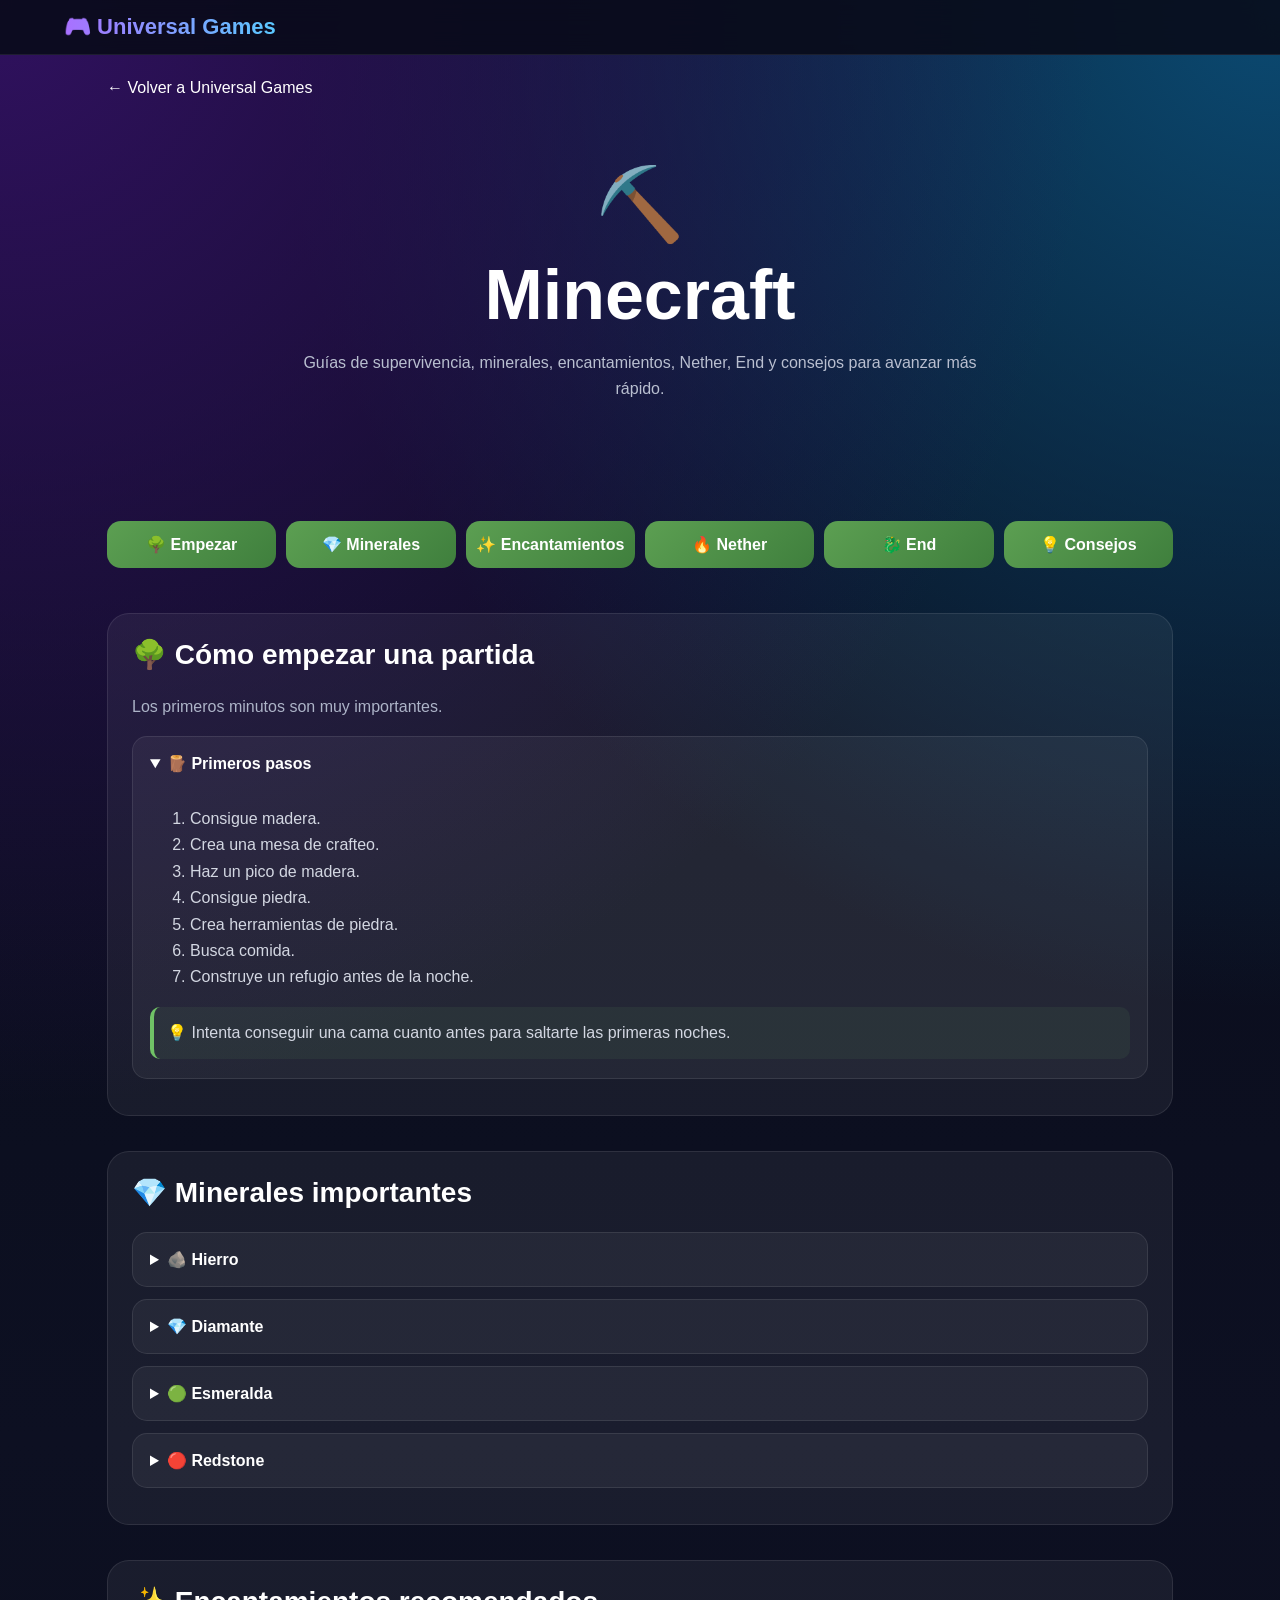
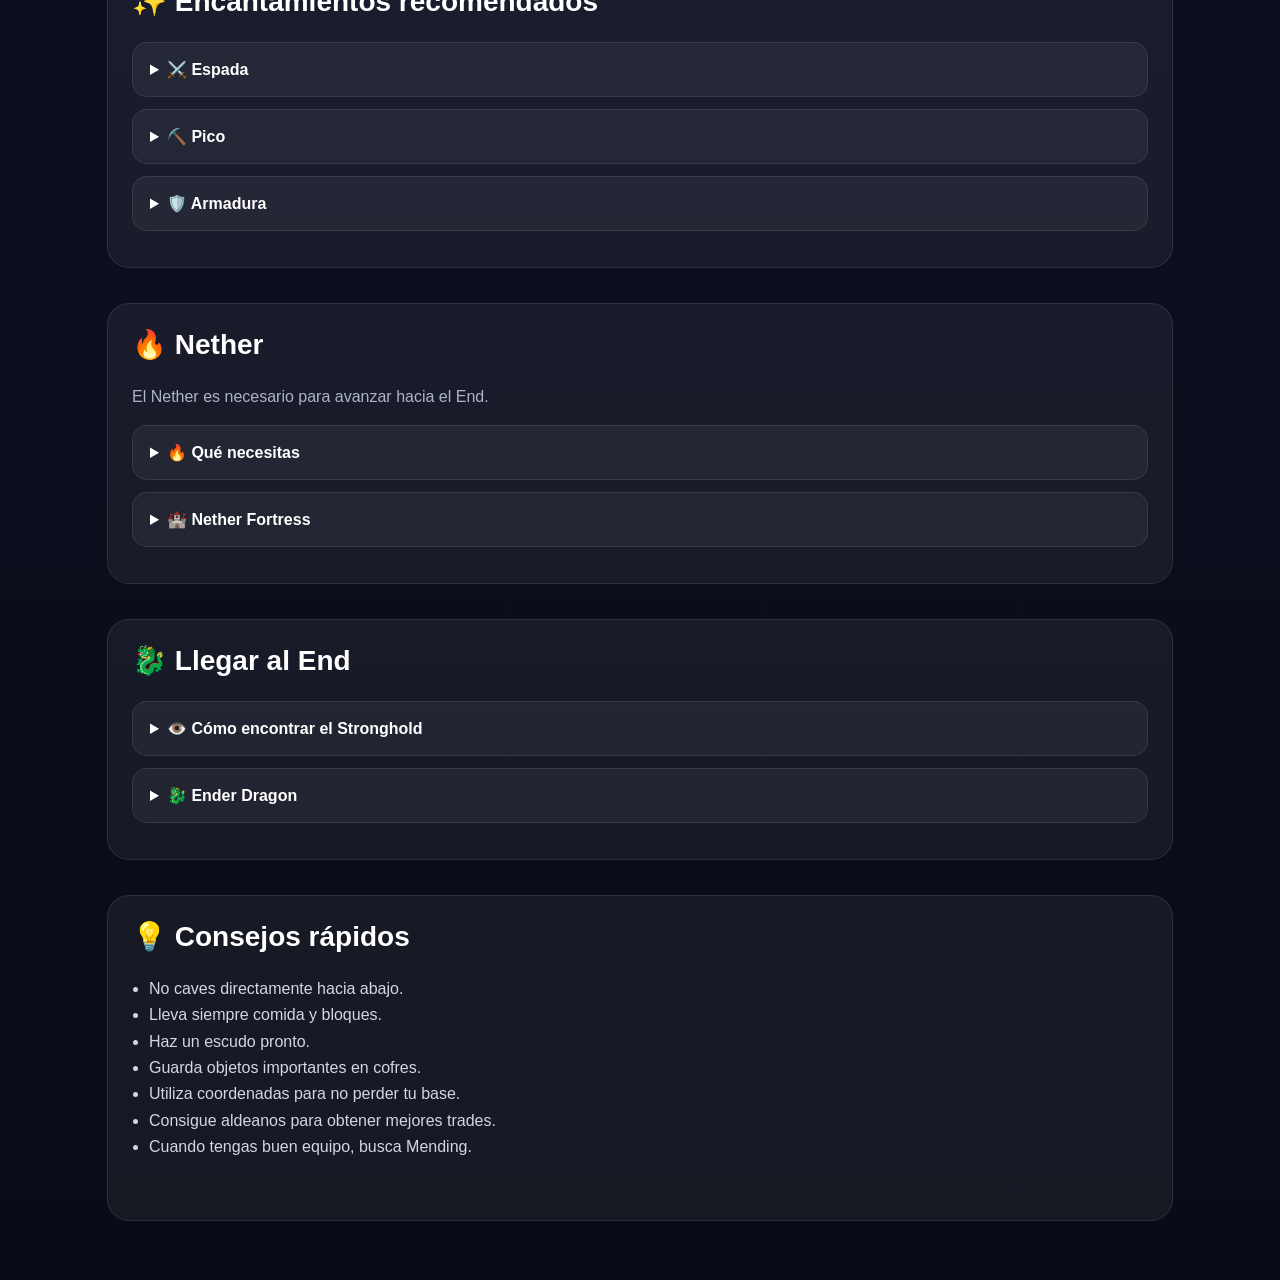
<file: minecraft.html>
<!DOCTYPE html>
<html lang="es">

<head>
<meta charset="UTF-8">
<meta name="viewport" content="width=device-width, initial-scale=1.0">

<title>Minecraft Guía 2026 | Universal Games</title>

<meta name="description"
content="Guía de Minecraft 2026: supervivencia, minerales, encantamientos, Nether, End, mobs y consejos para empezar.">

<link rel="stylesheet" href="styles.css">

<style>

body{
  margin:0;
}

.mc-container{
  max-width:1100px;
  margin:auto;
  padding:24px 17px;
}

.back{
  display:inline-block;
  margin-bottom:20px;
  color:white;
  text-decoration:none;
}

.hero-mc{
  text-align:center;
  padding:45px 15px;
}

.hero-mc h1{
  font-size:clamp(42px,8vw,70px);
  margin:8px 0;
}

.hero-mc p{
  max-width:700px;
  margin:15px auto;
  color:#b9bfd0;
  line-height:1.6;
}

.menu-grid{
  display:grid;
  grid-template-columns:repeat(auto-fit,minmax(140px,1fr));
  gap:10px;
  margin:25px 0 45px;
}

.menu-btn{
  padding:14px 10px;
  border-radius:14px;
  text-align:center;
  text-decoration:none;
  color:white;
  font-weight:bold;
  background:linear-gradient(135deg,#5c9f52,#3f7f3d);
}

.box{
  margin:35px 0;
  padding:24px;
  border-radius:22px;
  background:rgba(255,255,255,.055);
  border:1px solid rgba(255,255,255,.09);
}

.box h2{
  margin-top:0;
}

.subtext{
  color:#adb4c8;
  line-height:1.6;
}

details{
  margin:12px 0;
  border-radius:15px;
  overflow:hidden;
  border:1px solid rgba(255,255,255,.09);
  background:rgba(255,255,255,.05);
}

summary{
  cursor:pointer;
  padding:17px;
  font-weight:bold;
}

.details-content{
  padding:0 17px 19px;
  line-height:1.65;
  color:#d3d7e2;
}

.tip{
  margin-top:15px;
  padding:13px;
  border-radius:10px;
  border-left:4px solid #70c266;
  background:rgba(112,194,102,.08);
}

</style>
</head>

<body>

<header class="topbar">
  <div class="logo">🎮 Universal Games</div>
</header>

<main class="mc-container">

<a class="back" href="index.html">
← Volver a Universal Games
</a>

<section class="hero-mc">

<div style="font-size:72px">⛏️</div>

<h1>Minecraft</h1>

<p>
Guías de supervivencia, minerales, encantamientos,
Nether, End y consejos para avanzar más rápido.
</p>

</section>

<nav class="menu-grid">

<a class="menu-btn" href="#inicio">🌳 Empezar</a>
<a class="menu-btn" href="#minerales">💎 Minerales</a>
<a class="menu-btn" href="#encantamientos">✨ Encantamientos</a>
<a class="menu-btn" href="#nether">🔥 Nether</a>
<a class="menu-btn" href="#end">🐉 End</a>
<a class="menu-btn" href="#consejos">💡 Consejos</a>

</nav>

<section class="box" id="inicio">

<h2>🌳 Cómo empezar una partida</h2>

<p class="subtext">
Los primeros minutos son muy importantes.
</p>

<details open>

<summary>🪵 Primeros pasos</summary>

<div class="details-content">

<ol>
<li>Consigue madera.</li>
<li>Crea una mesa de crafteo.</li>
<li>Haz un pico de madera.</li>
<li>Consigue piedra.</li>
<li>Crea herramientas de piedra.</li>
<li>Busca comida.</li>
<li>Construye un refugio antes de la noche.</li>
</ol>

<div class="tip">
💡 Intenta conseguir una cama cuanto antes para saltarte las primeras noches.
</div>

</div>

</details>

</section>

<section class="box" id="minerales">

<h2>💎 Minerales importantes</h2>

<details>
<summary>🪨 Hierro</summary>
<div class="details-content">
Muy importante al principio. Sirve para herramientas,
armadura, cubos, escudos y muchos objetos básicos.
</div>
</details>

<details>
<summary>💎 Diamante</summary>
<div class="details-content">
Necesario para fabricar equipo de diamante y progresar
hacia Netherite.
</div>
</details>

<details>
<summary>🟢 Esmeralda</summary>
<div class="details-content">
Principalmente sirve para comerciar con aldeanos.
</div>
</details>

<details>
<summary>🔴 Redstone</summary>
<div class="details-content">
Se utiliza para mecanismos, granjas automáticas
y construcciones técnicas.
</div>
</details>

</section>

<section class="box" id="encantamientos">

<h2>✨ Encantamientos recomendados</h2>

<details>
<summary>⚔️ Espada</summary>
<div class="details-content">
Buenos encantamientos incluyen Sharpness,
Unbreaking, Mending y Looting.
</div>
</details>

<details>
<summary>⛏️ Pico</summary>
<div class="details-content">
Fortune es ideal para obtener más minerales.
Silk Touch permite recoger ciertos bloques directamente.
Mending y Unbreaking ayudan a conservar la herramienta.
</div>
</details>

<details>
<summary>🛡️ Armadura</summary>
<div class="details-content">
Protection, Unbreaking y Mending son una base
muy buena para una armadura de supervivencia.
</div>
</details>

</section>

<section class="box" id="nether">

<h2>🔥 Nether</h2>

<p class="subtext">
El Nether es necesario para avanzar hacia el End.
</p>

<details>
<summary>🔥 Qué necesitas</summary>
<div class="details-content">
Lleva buena armadura, comida, bloques,
un escudo y al menos una pieza de oro
para reducir problemas con Piglins.
</div>
</details>

<details>
<summary>🏰 Nether Fortress</summary>
<div class="details-content">
Busca una Nether Fortress para encontrar Blazes.
Necesitarás Blaze Rods para fabricar Blaze Powder.
</div>
</details>

</section>

<section class="box" id="end">

<h2>🐉 Llegar al End</h2>

<details>

<summary>👁️ Cómo encontrar el Stronghold</summary>

<div class="details-content">

Necesitas Eyes of Ender.
Lánzalos y sigue la dirección que indican
hasta encontrar el Stronghold.

</div>

</details>

<details>

<summary>🐉 Ender Dragon</summary>

<div class="details-content">

Destruye primero los End Crystals.
Después ataca al dragón cuando tengas oportunidad.

<div class="tip">
💡 Lleva arco, comida, bloques, agua y una buena armadura.
</div>

</div>

</details>

</section>

<section class="box" id="consejos">

<h2>💡 Consejos rápidos</h2>

<ul class="details-content">

<li>No caves directamente hacia abajo.</li>

<li>Lleva siempre comida y bloques.</li>

<li>Haz un escudo pronto.</li>

<li>Guarda objetos importantes en cofres.</li>

<li>Utiliza coordenadas para no perder tu base.</li>

<li>Consigue aldeanos para obtener mejores trades.</li>

<li>Cuando tengas buen equipo, busca Mending.</li>

</ul>

</section>

</main>

</body>
</html>
</file>
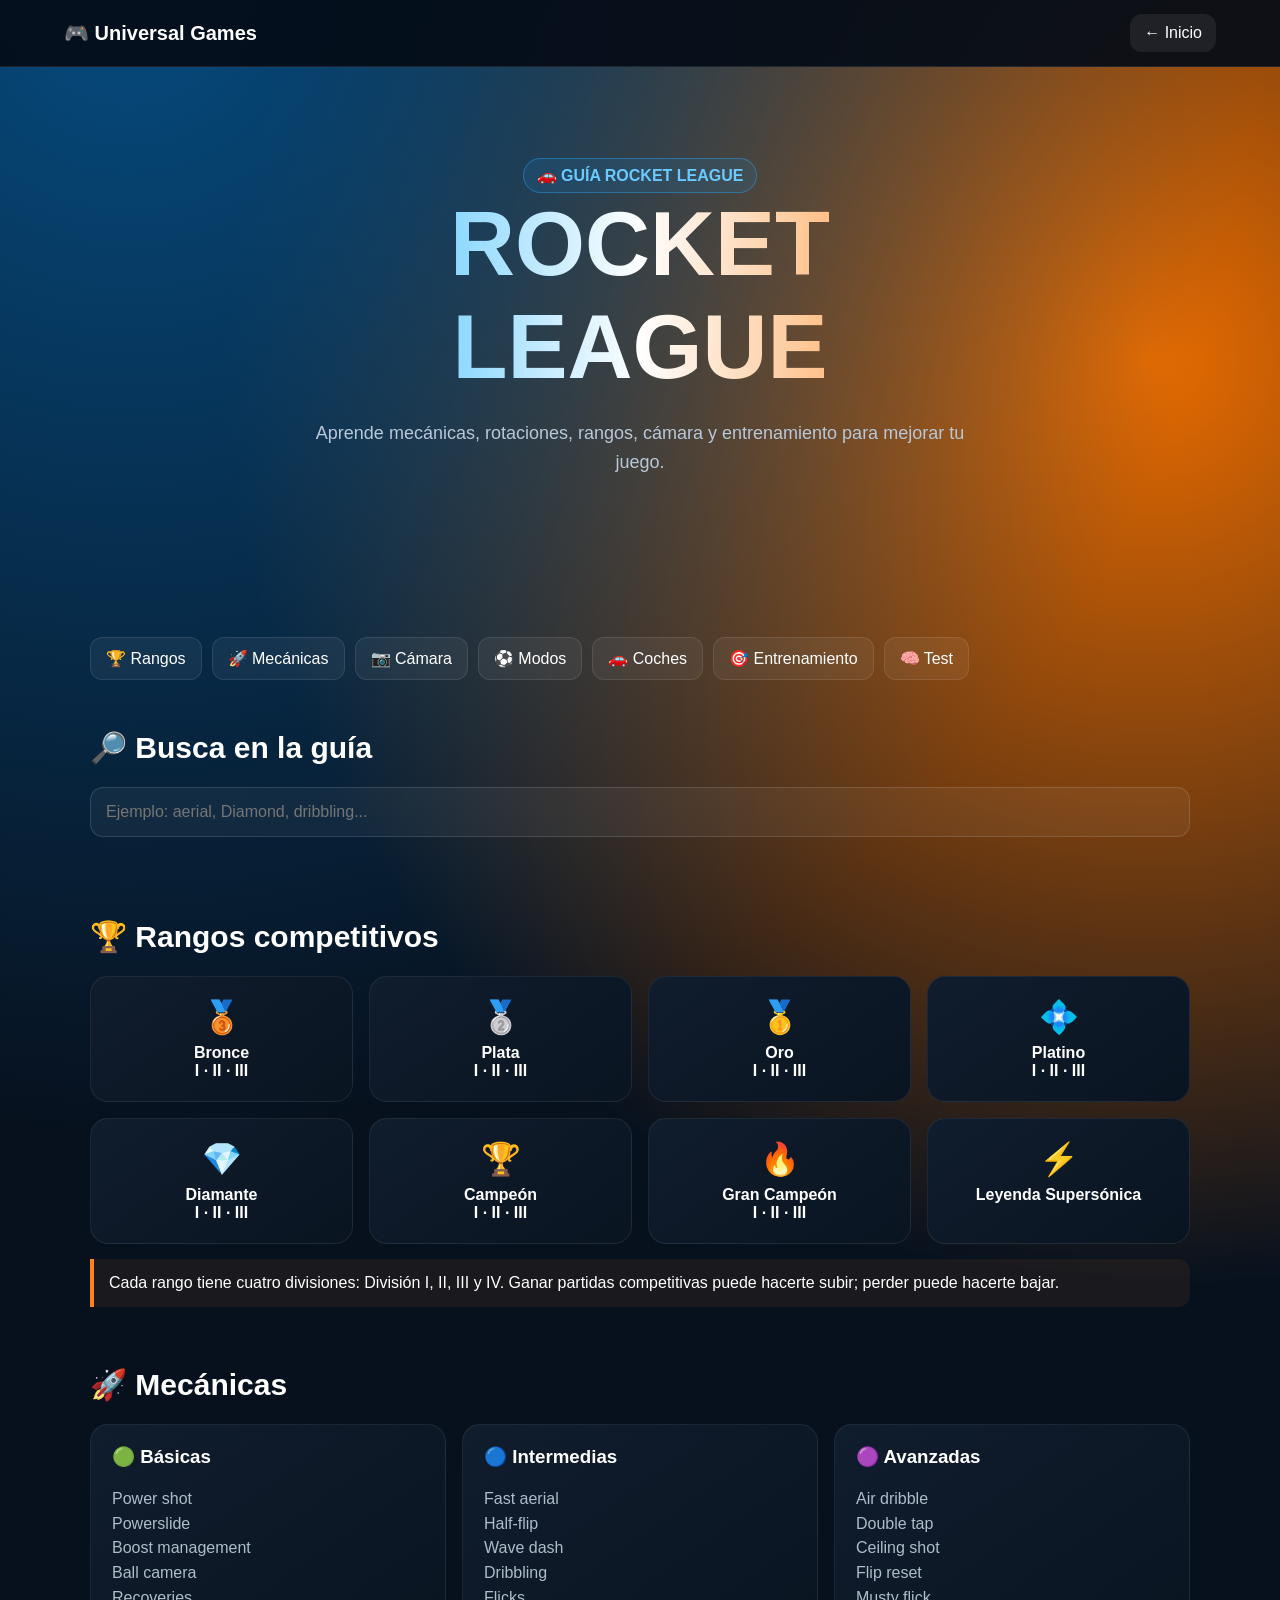
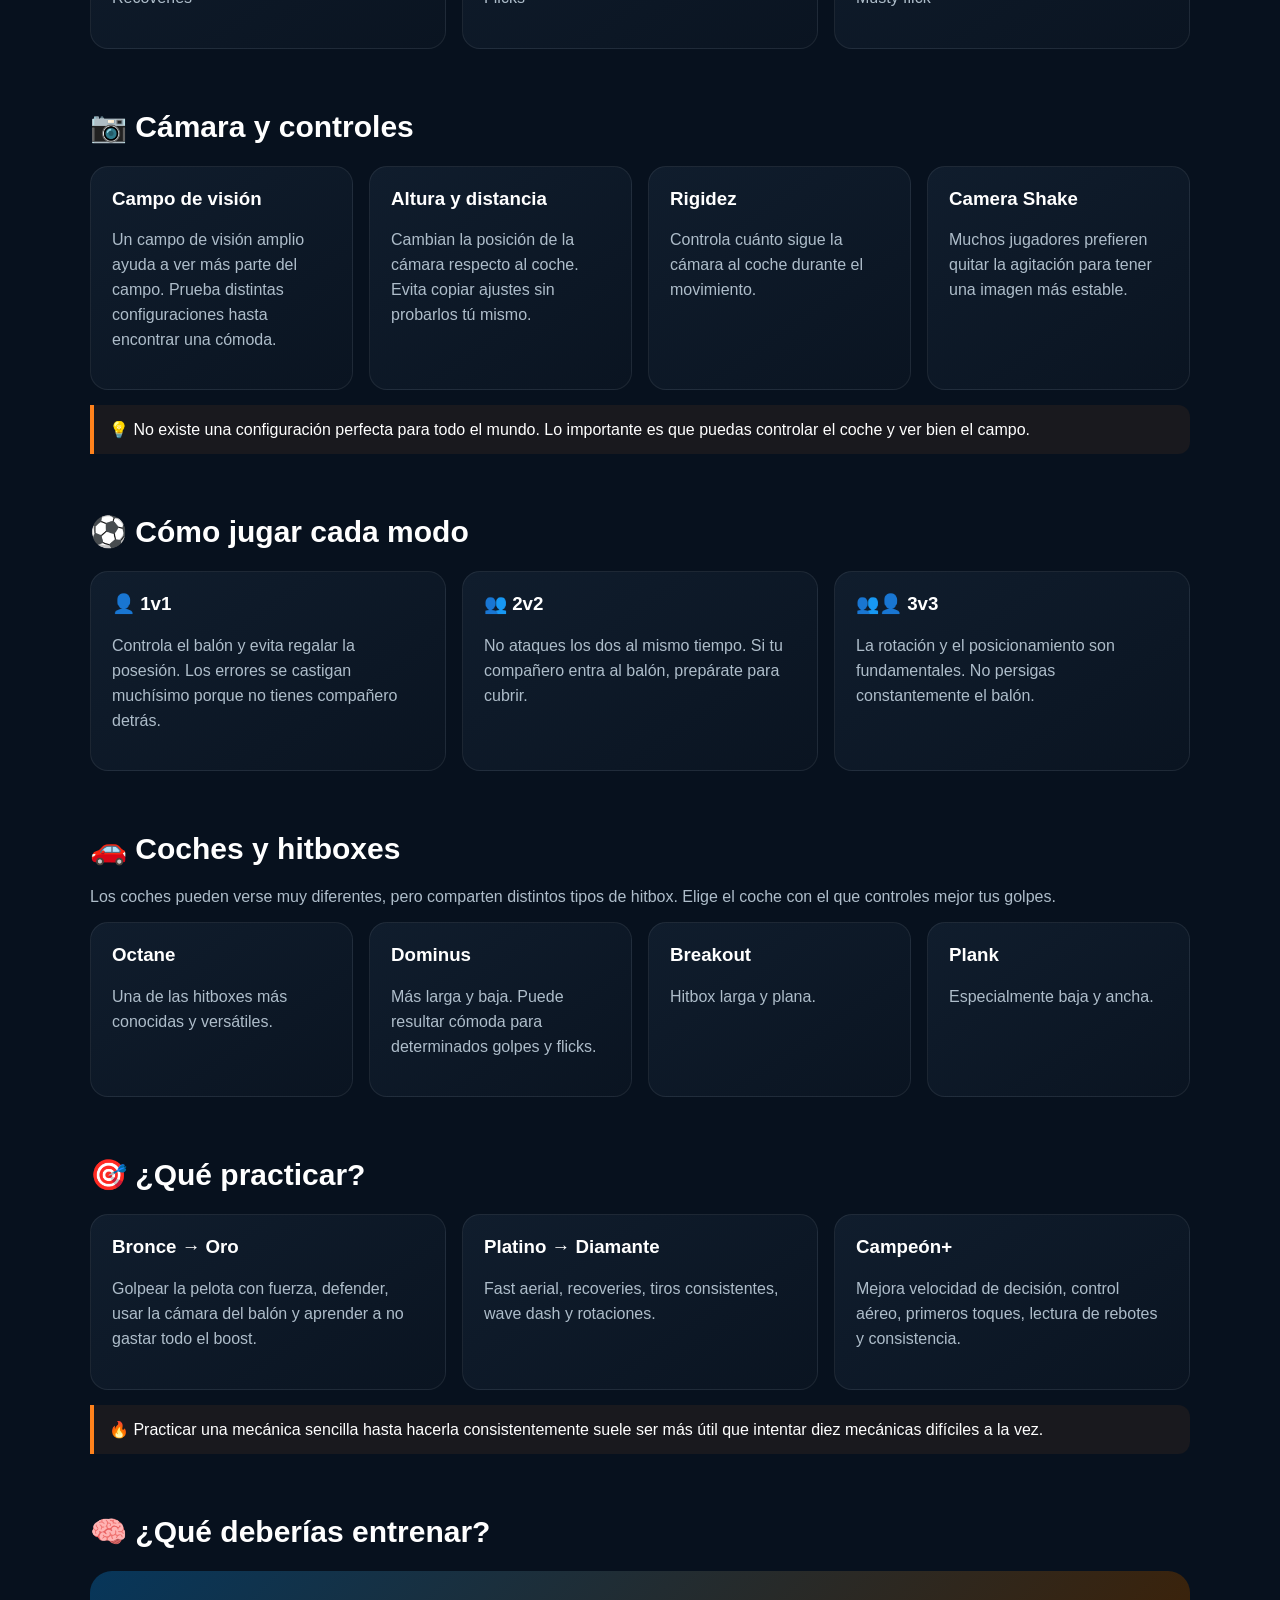
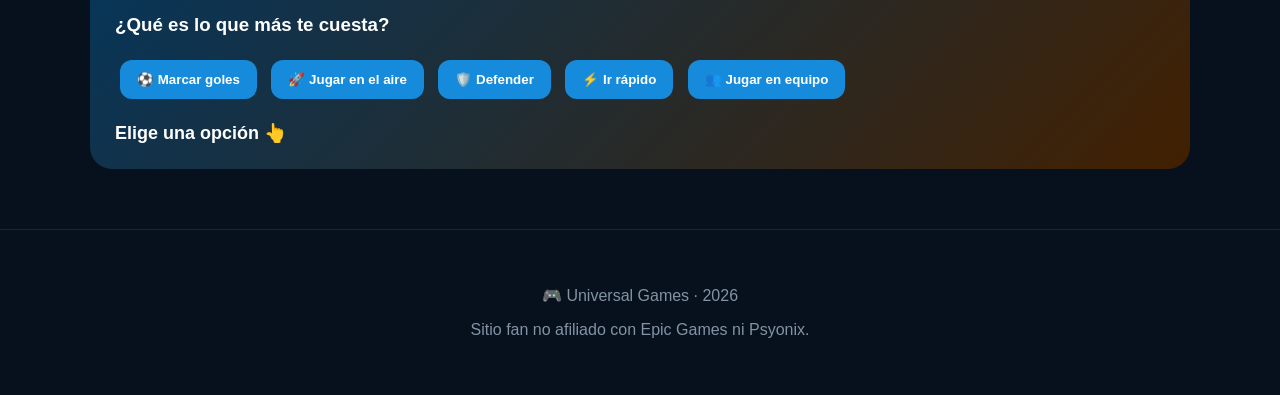
<file: rocket-league.html>
<!DOCTYPE html>
<html lang="es">
<head>
<meta charset="UTF-8">
<meta name="viewport" content="width=device-width, initial-scale=1.0">

<title>Rocket League - Guías, rangos y entrenamiento | Universal Games</title>
<meta name="description" content="Guía de Rocket League en español: rangos, mecánicas, cámara, controles, rotaciones, coches y entrenamiento.">

<style>
*{box-sizing:border-box}
html{scroll-behavior:smooth}

body{
 margin:0;
 font-family:Arial,Helvetica,sans-serif;
 color:white;
 background:
 radial-gradient(circle at 10% 0%,#064a7d 0%,transparent 30%),
 radial-gradient(circle at 90% 10%,#e76b00 0%,transparent 27%),
 #07111e;
}

header{
 position:sticky;
 top:0;
 z-index:100;
 display:flex;
 justify-content:space-between;
 align-items:center;
 gap:15px;
 padding:14px 5%;
 background:rgba(5,12,23,.93);
 backdrop-filter:blur(12px);
 border-bottom:1px solid #ffffff18;
}

.logo{
 font-size:20px;
 font-weight:900;
}

.back{
 color:white;
 text-decoration:none;
 background:#ffffff12;
 padding:10px 14px;
 border-radius:12px;
}

main{
 width:min(1100px,92%);
 margin:auto;
}

.hero{
 min-height:470px;
 display:flex;
 align-items:center;
 justify-content:center;
 text-align:center;
 padding:60px 0;
}

.hero h1{
 font-size:clamp(50px,10vw,90px);
 margin:0;
 background:linear-gradient(90deg,#29b6ff,#fff,#ff8a24);
 -webkit-background-clip:text;
 color:transparent;
}

.hero p{
 max-width:700px;
 margin:20px auto;
 color:#b8c8d8;
 font-size:18px;
 line-height:1.6;
}

.badge{
 display:inline-block;
 padding:7px 13px;
 border-radius:100px;
 background:#168bdc25;
 border:1px solid #28aaff66;
 color:#6bcaff;
 font-weight:bold;
}

nav{
 display:flex;
 gap:10px;
 overflow-x:auto;
 padding:15px 0 25px;
}

nav a{
 white-space:nowrap;
 text-decoration:none;
 color:white;
 background:#ffffff0e;
 border:1px solid #ffffff18;
 padding:11px 15px;
 border-radius:12px;
}

nav a:hover{background:#168bdc}

section{
 margin:25px 0 60px;
}

h2{
 font-size:30px;
 margin-bottom:22px;
}

.grid{
 display:grid;
 grid-template-columns:repeat(auto-fit,minmax(220px,1fr));
 gap:16px;
}

.card{
 background:linear-gradient(145deg,#101d2d,#0a1421);
 border:1px solid #ffffff13;
 border-radius:18px;
 padding:21px;
 transition:.2s;
}

.card:hover{
 transform:translateY(-4px);
 border-color:#29aaff66;
}

.card h3{
 margin-top:0;
}

.card p{
 color:#aebdca;
 line-height:1.55;
}

.rank{
 text-align:center;
 font-weight:bold;
}

.rank span{
 font-size:32px;
 display:block;
 margin-bottom:8px;
}

.search{
 width:100%;
 padding:15px;
 border-radius:13px;
 border:1px solid #ffffff22;
 background:#ffffff0c;
 color:white;
 font-size:16px;
 margin-bottom:22px;
 outline:none;
}

.search:focus{
 border-color:#28aaff;
}

.quiz{
 background:linear-gradient(135deg,#07365a,#422000);
 border-radius:22px;
 padding:25px;
}

.quiz button{
 border:0;
 border-radius:12px;
 padding:12px 17px;
 margin:5px;
 cursor:pointer;
 background:#168bdc;
 color:white;
 font-weight:bold;
}

.quiz button:hover{
 background:#29aaff;
}

#result{
 margin-top:18px;
 font-size:18px;
 font-weight:bold;
}

.tip{
 border-left:4px solid #ff821c;
 padding:15px;
 background:#ff821c12;
 border-radius:0 12px 12px 0;
 margin:15px 0;
}

footer{
 text-align:center;
 padding:40px 20px;
 border-top:1px solid #ffffff15;
 color:#8393a3;
}

@media(max-width:600px){
 .hero{min-height:390px}
 .hero h1{font-size:52px}
 h2{font-size:26px}
}
</style>
</head>

<body>

<header>
 <div class="logo">🎮 Universal Games</div>
 <a class="back" href="index.html">← Inicio</a>
</header>

<main>

<section class="hero">
 <div>
  <span class="badge">🚗 GUÍA ROCKET LEAGUE</span>
  <h1>ROCKET<br>LEAGUE</h1>
  <p>
   Aprende mecánicas, rotaciones, rangos, cámara y entrenamiento
   para mejorar tu juego.
  </p>
 </div>
</section>

<nav>
 <a href="#rangos">🏆 Rangos</a>
 <a href="#mecanicas">🚀 Mecánicas</a>
 <a href="#camara">📷 Cámara</a>
 <a href="#modos">⚽ Modos</a>
 <a href="#coches">🚗 Coches</a>
 <a href="#entrenamiento">🎯 Entrenamiento</a>
 <a href="#quiz">🧠 Test</a>
</nav>

<section>
<h2>🔎 Busca en la guía</h2>
<input
 id="search"
 class="search"
 placeholder="Ejemplo: aerial, Diamond, dribbling..."
 oninput="searchGuide()">
</section>

<section id="rangos" class="guide">
<h2>🏆 Rangos competitivos</h2>

<div class="grid">

<div class="card rank"><span>🥉</span>Bronce<br>I · II · III</div>
<div class="card rank"><span>🥈</span>Plata<br>I · II · III</div>
<div class="card rank"><span>🥇</span>Oro<br>I · II · III</div>
<div class="card rank"><span>💠</span>Platino<br>I · II · III</div>
<div class="card rank"><span>💎</span>Diamante<br>I · II · III</div>
<div class="card rank"><span>🏆</span>Campeón<br>I · II · III</div>
<div class="card rank"><span>🔥</span>Gran Campeón<br>I · II · III</div>
<div class="card rank"><span>⚡</span>Leyenda Supersónica</div>

</div>

<div class="tip">
Cada rango tiene cuatro divisiones: División I, II, III y IV.
Ganar partidas competitivas puede hacerte subir; perder puede hacerte bajar.
</div>
</section>


<section id="mecanicas" class="guide">
<h2>🚀 Mecánicas</h2>

<div class="grid">

<div class="card">
<h3>🟢 Básicas</h3>
<p>
Power shot<br>
Powerslide<br>
Boost management<br>
Ball camera<br>
Recoveries
</p>
</div>

<div class="card">
<h3>🔵 Intermedias</h3>
<p>
Fast aerial<br>
Half-flip<br>
Wave dash<br>
Dribbling<br>
Flicks
</p>
</div>

<div class="card">
<h3>🟣 Avanzadas</h3>
<p>
Air dribble<br>
Double tap<br>
Ceiling shot<br>
Flip reset<br>
Musty flick
</p>
</div>

</div>
</section>


<section id="camara" class="guide">

<h2>📷 Cámara y controles</h2>

<div class="grid">

<div class="card">
<h3>Campo de visión</h3>
<p>
Un campo de visión amplio ayuda a ver más parte del campo.
Prueba distintas configuraciones hasta encontrar una cómoda.
</p>
</div>

<div class="card">
<h3>Altura y distancia</h3>
<p>
Cambian la posición de la cámara respecto al coche.
Evita copiar ajustes sin probarlos tú mismo.
</p>
</div>

<div class="card">
<h3>Rigidez</h3>
<p>
Controla cuánto sigue la cámara al coche durante el movimiento.
</p>
</div>

<div class="card">
<h3>Camera Shake</h3>
<p>
Muchos jugadores prefieren quitar la agitación para tener
una imagen más estable.
</p>
</div>

</div>

<div class="tip">
💡 No existe una configuración perfecta para todo el mundo.
Lo importante es que puedas controlar el coche y ver bien el campo.
</div>

</section>


<section id="modos" class="guide">

<h2>⚽ Cómo jugar cada modo</h2>

<div class="grid">

<div class="card">
<h3>👤 1v1</h3>
<p>
Controla el balón y evita regalar la posesión.
Los errores se castigan muchísimo porque no tienes compañero detrás.
</p>
</div>

<div class="card">
<h3>👥 2v2</h3>
<p>
No ataques los dos al mismo tiempo.
Si tu compañero entra al balón, prepárate para cubrir.
</p>
</div>

<div class="card">
<h3>👥👤 3v3</h3>
<p>
La rotación y el posicionamiento son fundamentales.
No persigas constantemente el balón.
</p>
</div>

</div>
</section>


<section id="coches" class="guide">

<h2>🚗 Coches y hitboxes</h2>

<p style="color:#aebdca">
Los coches pueden verse muy diferentes, pero comparten distintos
tipos de hitbox. Elige el coche con el que controles mejor tus golpes.
</p>

<div class="grid">

<div class="card">
<h3>Octane</h3>
<p>Una de las hitboxes más conocidas y versátiles.</p>
</div>

<div class="card">
<h3>Dominus</h3>
<p>Más larga y baja. Puede resultar cómoda para determinados golpes y flicks.</p>
</div>

<div class="card">
<h3>Breakout</h3>
<p>Hitbox larga y plana.</p>
</div>

<div class="card">
<h3>Plank</h3>
<p>Especialmente baja y ancha.</p>
</div>

</div>

</section>


<section id="entrenamiento" class="guide">

<h2>🎯 ¿Qué practicar?</h2>

<div class="grid">

<div class="card">
<h3>Bronce → Oro</h3>
<p>
Golpear la pelota con fuerza, defender, usar la cámara del balón
y aprender a no gastar todo el boost.
</p>
</div>

<div class="card">
<h3>Platino → Diamante</h3>
<p>
Fast aerial, recoveries, tiros consistentes, wave dash y rotaciones.
</p>
</div>

<div class="card">
<h3>Campeón+</h3>
<p>
Mejora velocidad de decisión, control aéreo, primeros toques,
lectura de rebotes y consistencia.
</p>
</div>

</div>

<div class="tip">
🔥 Practicar una mecánica sencilla hasta hacerla consistentemente
suele ser más útil que intentar diez mecánicas difíciles a la vez.
</div>

</section>


<section id="quiz">

<h2>🧠 ¿Qué deberías entrenar?</h2>

<div class="quiz">

<h3>¿Qué es lo que más te cuesta?</h3>

<button onclick="result('aim')">⚽ Marcar goles</button>
<button onclick="result('air')">🚀 Jugar en el aire</button>
<button onclick="result('def')">🛡️ Defender</button>
<button onclick="result('speed')">⚡ Ir rápido</button>
<button onclick="result('team')">👥 Jugar en equipo</button>

<div id="result">
Elige una opción 👆
</div>

</div>
</section>

</main>

<footer>
<p>🎮 Universal Games · 2026</p>
<p>Sitio fan no afiliado con Epic Games ni Psyonix.</p>
</footer>


<script>

function result(type){

 const box=document.getElementById("result");

 const answers={

 aim:
 "🎯 Entrena tiros, power shots y precisión. Intenta colocar la pelota en diferentes zonas de la portería.",

 air:
 "🚀 Empieza dominando el fast aerial y el control aéreo antes de practicar air dribbles o flip resets.",

 def:
 "🛡️ Practica shadow defense, despejes y paciencia. No ataques cada balón inmediatamente.",

 speed:
 "⚡ Entrena recoveries, powerslide, wave dash y rutas de boost para moverte rápido sin desperdiciarlo.",

 team:
 "👥 Concéntrate en rotaciones y espacio. Mira dónde está tu compañero antes de atacar el balón."

 };

 box.textContent=answers[type];

}


function searchGuide(){

 const text=document
 .getElementById("search")
 .value
 .toLowerCase();

 const sections=document.querySelectorAll(".guide");

 sections.forEach(section=>{

  const content=section.innerText.toLowerCase();

  section.style.display=
   content.includes(text) ? "" : "none";

 });

}

</script>

</body>
</html>
</file>
<file: styles.css>
* {
  box-sizing: border-box;
}

html {
  scroll-behavior: smooth;
}

body {
  margin: 0;
  font-family: Arial, Helvetica, sans-serif;
  color: #ffffff;
  background:
    radial-gradient(circle at top left, #30115f 0%, transparent 35%),
    radial-gradient(circle at top right, #0b4a72 0%, transparent 32%),
    linear-gradient(180deg, #080b18 0%, #0d1022 50%, #090b16 100%);
  min-height: 100vh;
}


/* =========================
   CABECERA
========================= */

.topbar {
  position: sticky;
  top: 0;
  z-index: 1000;

  display: flex;
  align-items: center;
  gap: 16px;

  padding: 14px 5%;

  background: rgba(8, 11, 24, 0.88);
  backdrop-filter: blur(14px);

  border-bottom: 1px solid rgba(255,255,255,0.08);
}

.logo {
  font-size: 22px;
  font-weight: 800;
  white-space: nowrap;

  background: linear-gradient(
    90deg,
    #a970ff,
    #5ac8ff
  );

  -webkit-background-clip: text;
  -webkit-text-fill-color: transparent;
}

.search {
  flex: 1;
  max-width: 520px;

  padding: 12px 16px;

  border: 1px solid rgba(255,255,255,0.12);
  border-radius: 14px;

  background: rgba(255,255,255,0.06);
  color: white;

  outline: none;
  font-size: 15px;
}

.search::placeholder {
  color: #9fa7c0;
}

.search:focus {
  border-color: #8a63ff;
  box-shadow: 0 0 0 3px rgba(138,99,255,0.12);
}

.login-btn {
  padding: 11px 16px;

  border: 1px solid rgba(255,255,255,0.12);
  border-radius: 12px;

  color: white;
  background: rgba(255,255,255,0.06);

  cursor: pointer;
}


/* =========================
   CONTENIDO GENERAL
========================= */

main {
  width: min(1180px, 92%);
  margin: auto;
}

section {
  margin-bottom: 60px;
}

h1,
h2,
h3,
p {
  margin-top: 0;
}

h2 {
  font-size: 28px;
}


/* =========================
   HERO
========================= */

.hero {
  min-height: 480px;

  display: grid;
  grid-template-columns: 1.4fr 1fr;
  align-items: center;
  gap: 40px;

  padding: 70px 0 50px;
}

.eyebrow {
  display: inline-block;

  margin-bottom: 12px;

  font-size: 13px;
  font-weight: 800;
  letter-spacing: 2px;

  color: #9d8cff;
}

.hero h1 {
  max-width: 700px;

  margin-bottom: 18px;

  font-size: clamp(42px, 7vw, 76px);
  line-height: 0.98;
}

.subtitle {
  max-width: 620px;

  margin-bottom: 26px;

  color: #b9bfd0;
  font-size: 18px;
  line-height: 1.6;
}

.primary-btn {
  padding: 15px 22px;

  border: none;
  border-radius: 14px;

  color: white;
  font-size: 16px;
  font-weight: 700;

  background: linear-gradient(
    135deg,
    #8657ff,
    #3aa8ff
  );

  box-shadow: 0 12px 30px rgba(85,84,255,0.30);

  cursor: pointer;

  transition:
    transform .2s ease,
    box-shadow .2s ease;
}

.primary-btn:hover {
  transform: translateY(-3px);
  box-shadow: 0 18px 40px rgba(85,84,255,0.42);
}

.hero-card {
  min-height: 270px;

  display: flex;
  flex-direction: column;
  align-items: center;
  justify-content: center;

  padding: 30px;

  border-radius: 28px;

  background:
    linear-gradient(
      145deg,
      rgba(134,87,255,0.20),
      rgba(58,168,255,0.12)
    );

  border: 1px solid rgba(255,255,255,0.10);

  box-shadow:
    0 25px 70px rgba(0,0,0,0.35),
    inset 0 1px 0 rgba(255,255,255,0.08);

  text-align: center;
}

.controller {
  font-size: 80px;
  margin-bottom: 20px;
}


/* =========================
   TÍTULOS SECCIONES
========================= */

.section-title-row {
  display: flex;
  align-items: center;
  justify-content: space-between;
  gap: 15px;

  margin-bottom: 22px;
}

#resultCount {
  color: #9da6be;
  font-size: 14px;
}


/* =========================
   TARJETAS DE JUEGOS
========================= */

.games-grid {
  display: grid;
  grid-template-columns:
    repeat(auto-fit, minmax(220px, 1fr));
  gap: 20px;
}

.game-card {
  position: relative;
  overflow: hidden;

  padding: 24px;

  border-radius: 20px;

  background:
    linear-gradient(
      160deg,
      rgba(255,255,255,0.08),
      rgba(255,255,255,0.035)
    );

  border: 1px solid rgba(255,255,255,0.09);

  transition:
    transform .22s ease,
    border-color .22s ease,
    box-shadow .22s ease;
}

.game-card::before {
  content: "";

  position: absolute;
  inset: 0;

  background:
    radial-gradient(
      circle at top right,
      rgba(124,92,255,0.16),
      transparent 42%
    );

  pointer-events: none;
}

.game-card:hover {
  transform: translateY(-6px);

  border-color: rgba(143,107,255,0.40);

  box-shadow:
    0 20px 45px rgba(0,0,0,0.30);
}

.game-icon {
  font-size: 42px;
  margin-bottom: 14px;
}

.game-card h3 {
  font-size: 21px;
  margin-bottom: 9px;
}

.game-card p {
  min-height: 45px;

  color: #aeb5c7;
  line-height: 1.5;
}

.game-card button,
.game-card a {
  display: inline-block;

  margin-top: 10px;
  padding: 10px 14px;

  border: none;
  border-radius: 11px;

  text-decoration: none;

  color: white;
  background: #7656e8;

  cursor: pointer;

  transition: .2s ease;
}

.game-card button:hover,
.game-card a:hover {
  background: #8f6cff;
  transform: translateY(-2px);
}


/* Blox Fruits destacado */

.game-card[data-name="Blox Fruits"] {
  border: 1px solid rgba(161,110,255,0.55);

  background:
    linear-gradient(
      160deg,
      rgba(124,92,255,0.20),
      rgba(255,255,255,0.04)
    );

  box-shadow:
    0 15px 40px rgba(94,56,180,0.14);
}


/* =========================
   HERRAMIENTAS
========================= */

.tools-grid {
  display: grid;
  grid-template-columns:
    repeat(auto-fit, minmax(230px, 1fr));
  gap: 20px;
}

.tool-card {
  padding: 25px;

  border-radius: 20px;

  background:
    linear-gradient(
      145deg,
      rgba(26,31,59,0.96),
      rgba(18,21,42,0.96)
    );

  border: 1px solid rgba(255,255,255,0.08);

  cursor: pointer;

  transition:
    transform .2s ease,
    border-color .2s ease;
}

.tool-card:hover {
  transform: translateY(-5px);
  border-color: rgba(93,178,255,0.38);
}

.tool-card h3 {
  margin-bottom: 10px;
}

.tool-card p {
  color: #aeb4c4;
  line-height: 1.5;
}


/* =========================
   GUÍAS
========================= */

.guides-grid {
  display: grid;
  grid-template-columns:
    repeat(auto-fit, minmax(220px, 1fr));
  gap: 18px;
}

.guide-card {
  padding: 22px;

  border-radius: 18px;

  background: rgba(255,255,255,0.045);

  border: 1px solid rgba(255,255,255,0.08);
}

.guide-card p {
  color: #aab1c2;
}


/* =========================
   PIE DE PÁGINA
========================= */

footer {
  margin-top: 70px;
  padding: 35px 20px;

  text-align: center;

  color: #7f879c;

  border-top: 1px solid rgba(255,255,255,0.07);
}


/* =========================
   MÓVIL
========================= */

@media (max-width: 760px) {

  .topbar {
    flex-wrap: wrap;
    padding: 12px 16px;
  }

  .logo {
    width: 100%;
    font-size: 21px;
  }

  .search {
    max-width: none;
  }

  .hero {
    grid-template-columns: 1fr;
    min-height: auto;
    padding-top: 45px;
  }

  .hero h1 {
    font-size: 48px;
  }

  .hero-card {
    min-height: 220px;
  }

  .controller {
    font-size: 65px;
  }

  .section-title-row {
    align-items: flex-end;
  }

}


/* =========================
   PANTALLAS MUY PEQUEÑAS
========================= */

@media (max-width: 420px) {

  main {
    width: 91%;
  }

  .hero h1 {
    font-size: 40px;
  }

  .subtitle {
    font-size: 16px;
  }

  .games-grid,
  .tools-grid,
  .guides-grid {
    grid-template-columns: 1fr;
  }

}
</file>
